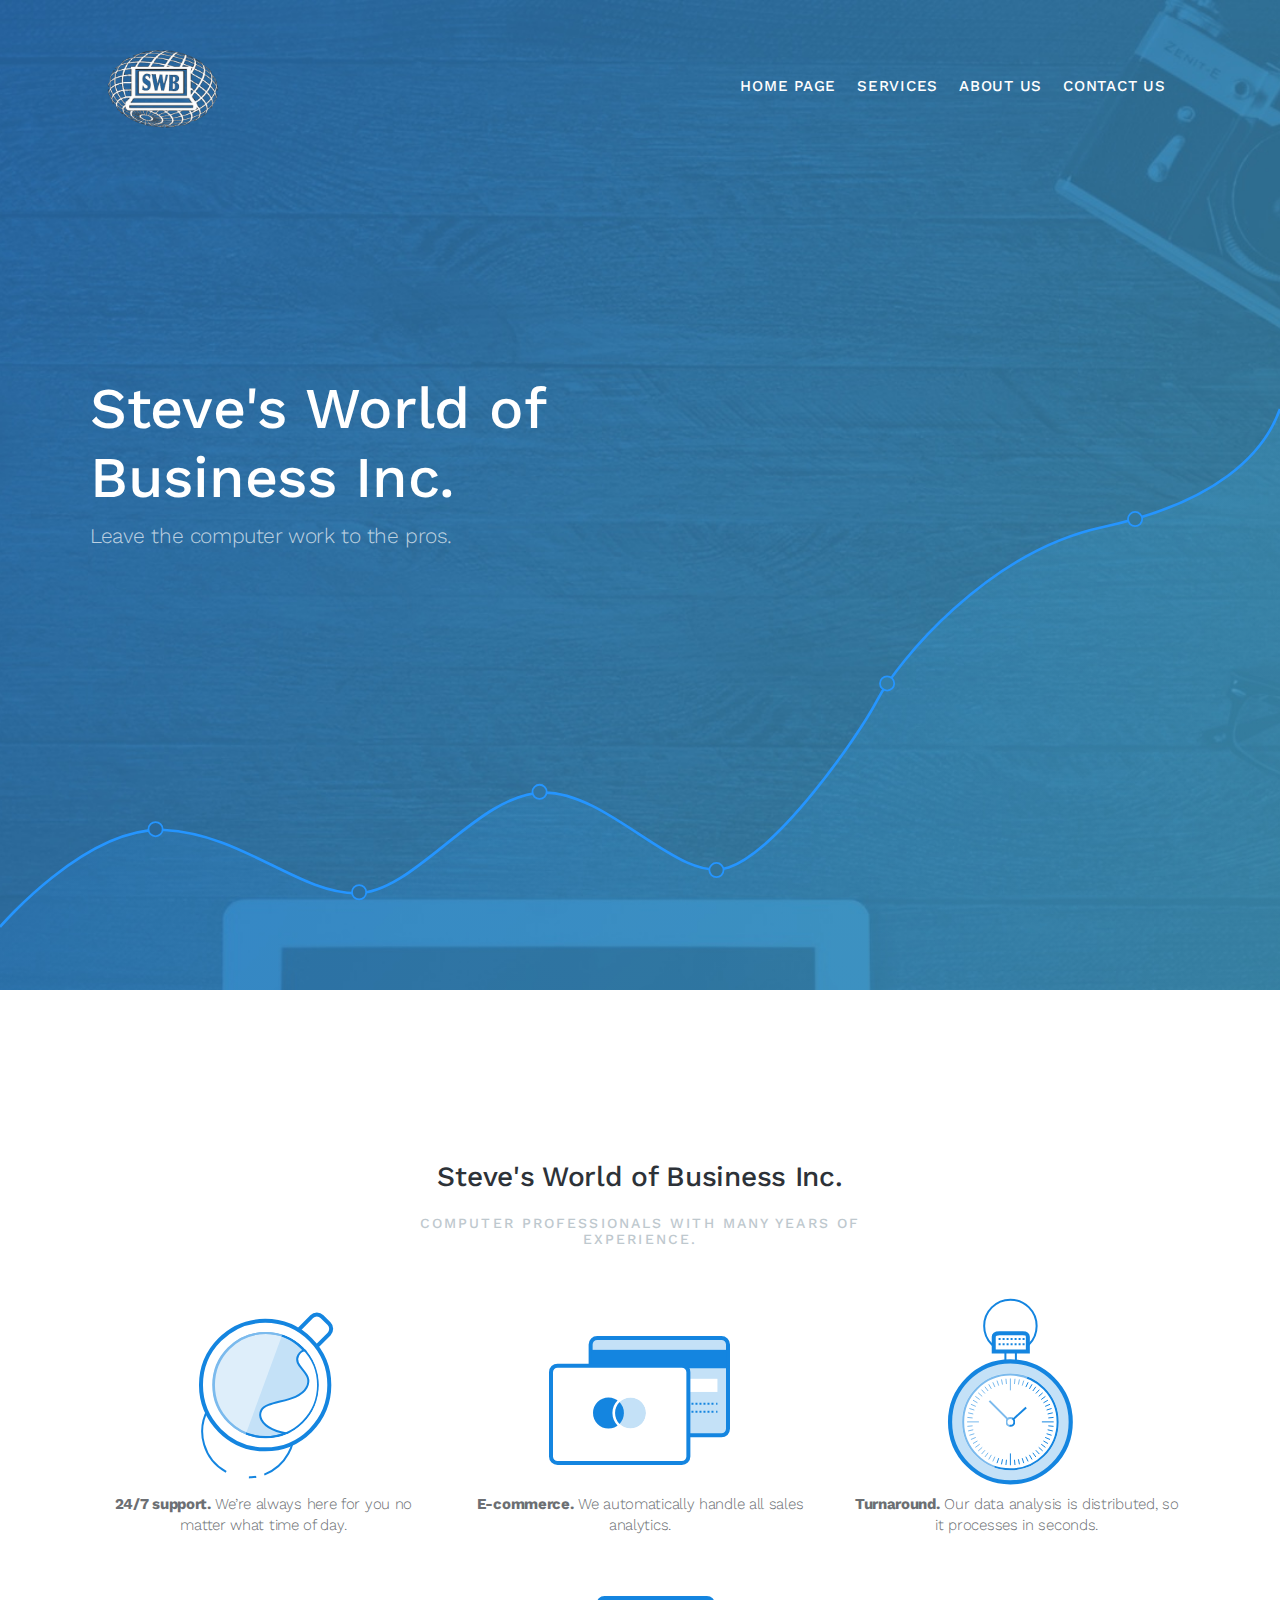
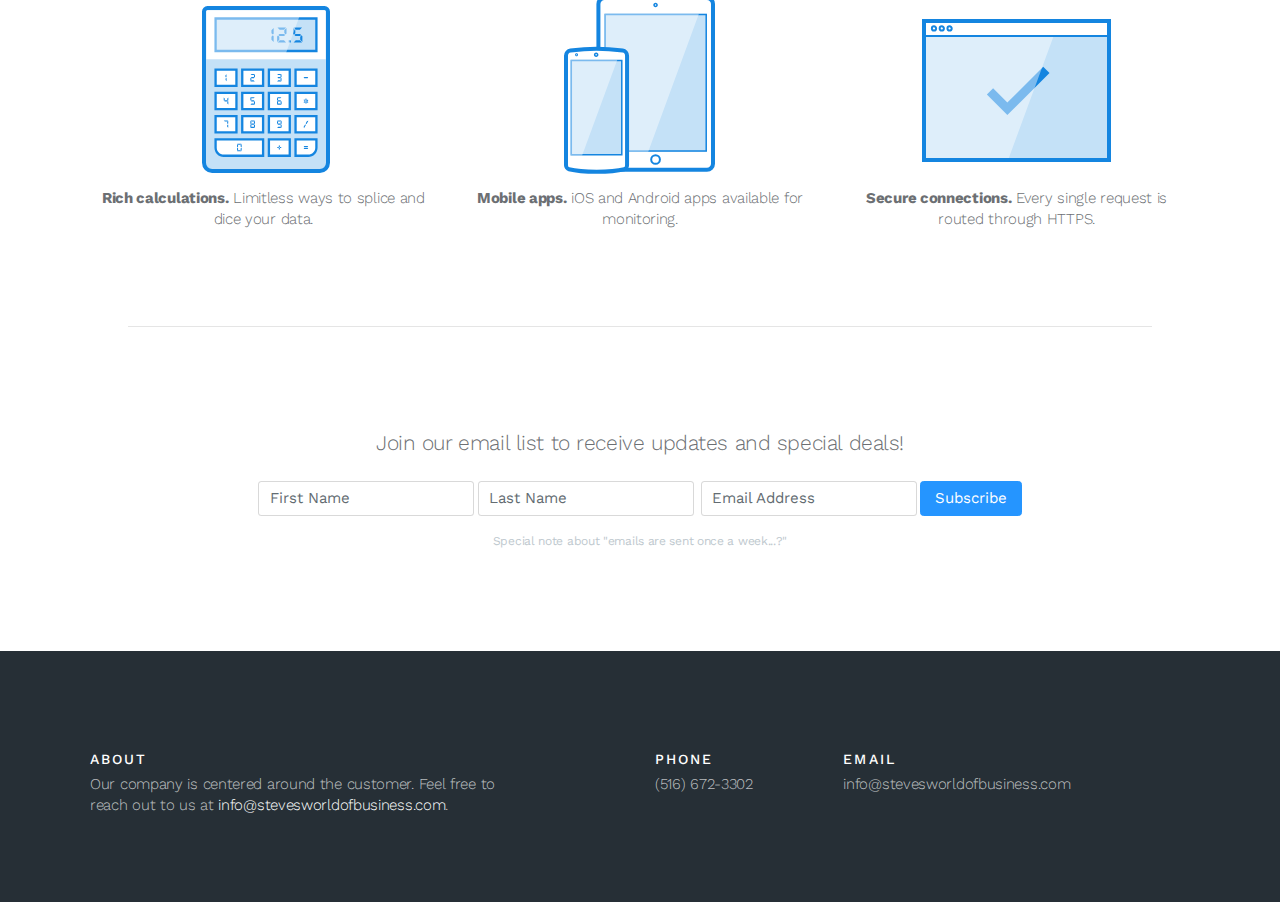
<file: index.html>
<!DOCTYPE html>
<html lang="en">
    <head>
        <meta charset="utf-8">
        <meta http-equiv="X-UA-Compatible" content="IE=edge">
        <meta name="viewport" content="width=device-width, initial-scale=1">
        <meta name="description" content="">
        <meta name="keywords" content="">
        <meta name="author" content="">

        <title>

            Steve's World of Business Inc.


        </title>


        <link href='https://fonts.googleapis.com/css?family=Lora:400,400italic|Work+Sans:300,400,500,600' rel='stylesheet' type='text/css'>
        <link href="assets/css/toolkit-startup.css" rel="stylesheet">
        <link href="assets/css/application-startup.css" rel="stylesheet">




        <style>
            /* note: this is a hack for ios iframe for bootstrap themes shopify page */
            /* this chunk of css is not part of the toolkit :) */
            /* …curses ios, etc… */
            @media (max-width: 768px) and (-webkit-min-device-pixel-ratio: 2) {
                body {
                    width: 1px;
                    min-width: 100%;
                    *width: 100%;
                }
                #stage {
                    height: 1px;
                    overflow: auto;
                    min-height: 100vh;
                    -webkit-overflow-scrolling: touch;
                }
            }
        </style>
    </head>
    <body>




        <div class="stage-shelf stage-shelf-right hidden" id="sidebar">
            <ul class="nav nav-bordered nav-stacked flex-column">
                <li class="nav-item">
                    <a class="nav-link active" href="index.html">Home Page</a>
                </li>
                <li class="nav-item">
                    <a class="nav-link" href="services/index.html">Services</a>
                </li>
                <li class="nav-item">
                    <a class="nav-link" href="about/index.html">About Us</a>
                </li>
                <li class="nav-item">
                    <a class="nav-link" href="contact/index.html">Contact Us</a>
                </li>
            </ul>
        </div>

        <div class="stage" id="stage">

            <!--


<div class="container py-4 fixed-top app-navbar">
<nav class="navbar navbar-light navbar-padded navbar-toggleable-sm">
<button
class="navbar-toggler navbar-toggler-right hidden-md-up"
type="button"
data-target="#stage"
data-toggle="stage"
data-distance="-250">
<span class="navbar-toggler-icon"></span>
</button>

<a class="navbar-brand mr-auto" href="#">
<strong style="background: #fff; padding: 12px; border-radius: 4px; color: #28669F;">Steve's World of Business Inc.</strong>
</a>

<div class="hidden-sm-down text-uppercase">
<ul class="navbar-nav">
<li class="nav-item px-1 ">
<a class="nav-link" href="#">Home Page</a>
</li>
<li class="nav-item px-1 ">
<a class="nav-link" href="services/index.html">Services</a>
</li>
<li class="nav-item px-1 ">
<a class="nav-link" href="about/index.html">About Us</a>
</li>
<li class="nav-item px-1 ">
<a class="nav-link" href="contact/index.html">Contact Us</a>
</li>
<li class="nav-item px-1 ">
<a class="nav-link" href="email-list/index.html">Email List</a>
</li>
</ul>
</div>
</nav>
</div>
-->



            <div class="block block-inverse block-fill-height app-header"
                 style="background-image: url(assets/img/startup-1.jpg);">

                <div class="container py-4 fixed-top app-navbar">
                    <nav class="navbar navbar-transparent navbar-padded navbar-toggleable-sm">
                        <button
                                class="navbar-toggler navbar-toggler-right hidden-md-up"
                                type="button"
                                data-target="#stage"
                                data-toggle="stage"
                                data-distance="-250">
                            <span class="navbar-toggler-icon"></span>
                        </button>

<!--
                        <a class="navbar-brand mr-auto" href="">
                            <strong style="background: #fff; padding: 12px; border-radius: 4px; color: #28669F;">Steve's World Of Business, Inc.</strong>
                        </a>
                        
-->
                        <a class="navbar-brand mr-auto" href="">
                            <img src="assets/img/logo3.png" height="82">
                        </a>
                        
                        
                        

                        <div class="hidden-sm-down text-uppercase">
                            <ul class="navbar-nav">
                                <li class="nav-item px-1 ">
                                    <a class="nav-link" href="#">Home Page</a>
                                </li>
                                <li class="nav-item px-1 ">
                                    <a class="nav-link" href="services/index.html">Services</a>
                                </li>
                                <li class="nav-item px-1 ">
                                    <a class="nav-link" href="about/index.html">About Us</a>
                                </li>
                                <li class="nav-item px-1 ">
                                    <a class="nav-link" href="contact/index.html">Contact Us</a>
                                </li>
                            </ul>
                        </div>
                    </nav>
                </div>


                <img class="app-graph"  src="assets/img/startup-0.svg">

                <div class="block-xs-middle pb-5">
                    <div class="container">
                        <div class="row">
                            <div class="col-sm-10 col-lg-6">
                                <h1 class="block-titleData frequency" style="font-size: 57.5px; line-height: 1.2;">Steve's World of Business Inc.</h1>
                                <p class="lead mb-4 text-muted">Leave the computer work to the pros.</p>
                            </div>
                        </div>
                    </div>
                </div>
            </div>
            <div class="block block-secondary app-block-marketing-grid">



                <div class="container text-xs-center"  style="padding-top: 70px;">

                    <div class="row mb-5">
                        <div class="col-xs-10 offset-xs-1 col-sm-8 offset-sm-2 col-lg-6 offset-lg-3">

                            <h3  class="mb-4">Steve's World of Business Inc.</h3>
                            <h6 class="text-muted text-uppercase mb-2">Computer professionals with many years of experience.</h6>
                        </div>
                    </div>

                    <div class="row app-marketing-grid">
                        <div class="col-md-4 px-4 mb-5">
                            <img class="mb-1" src="assets/img/startup-9.svg">
                            <p><strong>24/7 support.</strong> We’re always here for you no matter what time of day.</p>
                        </div>
                        <div class="col-md-4 px-4 mb-5">
                            <img class="mb-1" src="assets/img/startup-10.svg">
                            <p><strong>E-commerce.</strong> We automatically handle all sales analytics.</p>
                        </div>
                        <div class="col-md-4 px-4 mb-5">
                            <img class="mb-1" src="assets/img/startup-11.svg">
                            <p><strong>Turnaround.</strong> Our data analysis is distributed, so it processes in seconds.</p>
                        </div>
                    </div>

                    <div class="row app-marketing-grid">
                        <div class="col-md-4 px-4 mb-5">
                            <img class="mb-1" src="assets/img/startup-12.svg">
                            <p><strong>Rich calculations.</strong> Limitless ways to splice and dice your data.</p>
                        </div>
                        <div class="col-md-4 px-4 mb-5">
                            <img class="mb-1" src="assets/img/startup-13.svg">
                            <p><strong>Mobile apps.</strong> iOS and Android apps available for monitoring.</p>
                        </div>
                        <div class="col-md-4 px-4 mb-5">
                            <img class="mb-1" src="assets/img/startup-14.svg">
                            <p><strong>Secure connections.</strong> Every single request is routed through HTTPS.</p>
                        </div>
                    </div>
                </div>
            </div>

            <div class="block block-bordered-lg text-center">
                <div class="container-fluid">
                    <p class="lead mb-4">
                        Join our email list to receive updates and special deals!
                    </p>
                    <form class="form-inline d-flex justify-content-center">
                        <input class="form-control mb-3" placeholder="First Name">
                        <input class="form-control mb-3 mx-1" placeholder="Last Name">
                        <input class="form-control mb-3 mx-1" type="email" placeholder="Email Address">
                        <button class="btn btn-primary mb-3">Subscribe</button>
                    </form>
                    <small class="text-muted">
                        Special note about "emails are sent once a week...?"
                    </small>
                </div>
            </div>


            <div class="block block-inverse app-footer" style="padding-bottom: 30px;">
                <div class="container">
                    <div class="row">
                        <div class="col-md-5 mb-5">
                            <ul class="list-unstyled list-spaced">
                                <li class="mb-2"><h6 class="text-uppercase">About</h6></li>
                                <li class="text-muted">
                                    Our company is centered around the customer. Feel free to reach out to us at <a href="mailto: temporary@notarealemailaddress.com">info@stevesworldofbusiness.com</a>.
                                </li>
                            </ul>
                        </div>
                        <div class="col-md-2 offset-md-1 mb-5">
                            <ul class="list-unstyled list-spaced">
                                <li class="mb-2"><h6 class="text-uppercase">Phone</h6></li>
                                <li class="text-muted">(516) 672-3302</li>
                            </ul>
                        </div>
                        <div class="col-md-4 mb-5">
                            <ul class="list-unstyled list-spaced">
                                <li class="mb-2"><h6 class="text-uppercase">Email</h6></li>
                                <li class="text-muted">info@stevesworldofbusiness.com</li>
                            </ul>
                        </div>
                    </div>
                </div>
            </div>

        </div>


        <script src="assets/js/jquery.min.js"></script>
        <script src="assets/js/tether.min.js"></script>
        <script src="assets/js/toolkit.js"></script>
        <script src="assets/js/application.js"></script>
    </body>
</html>
</file>
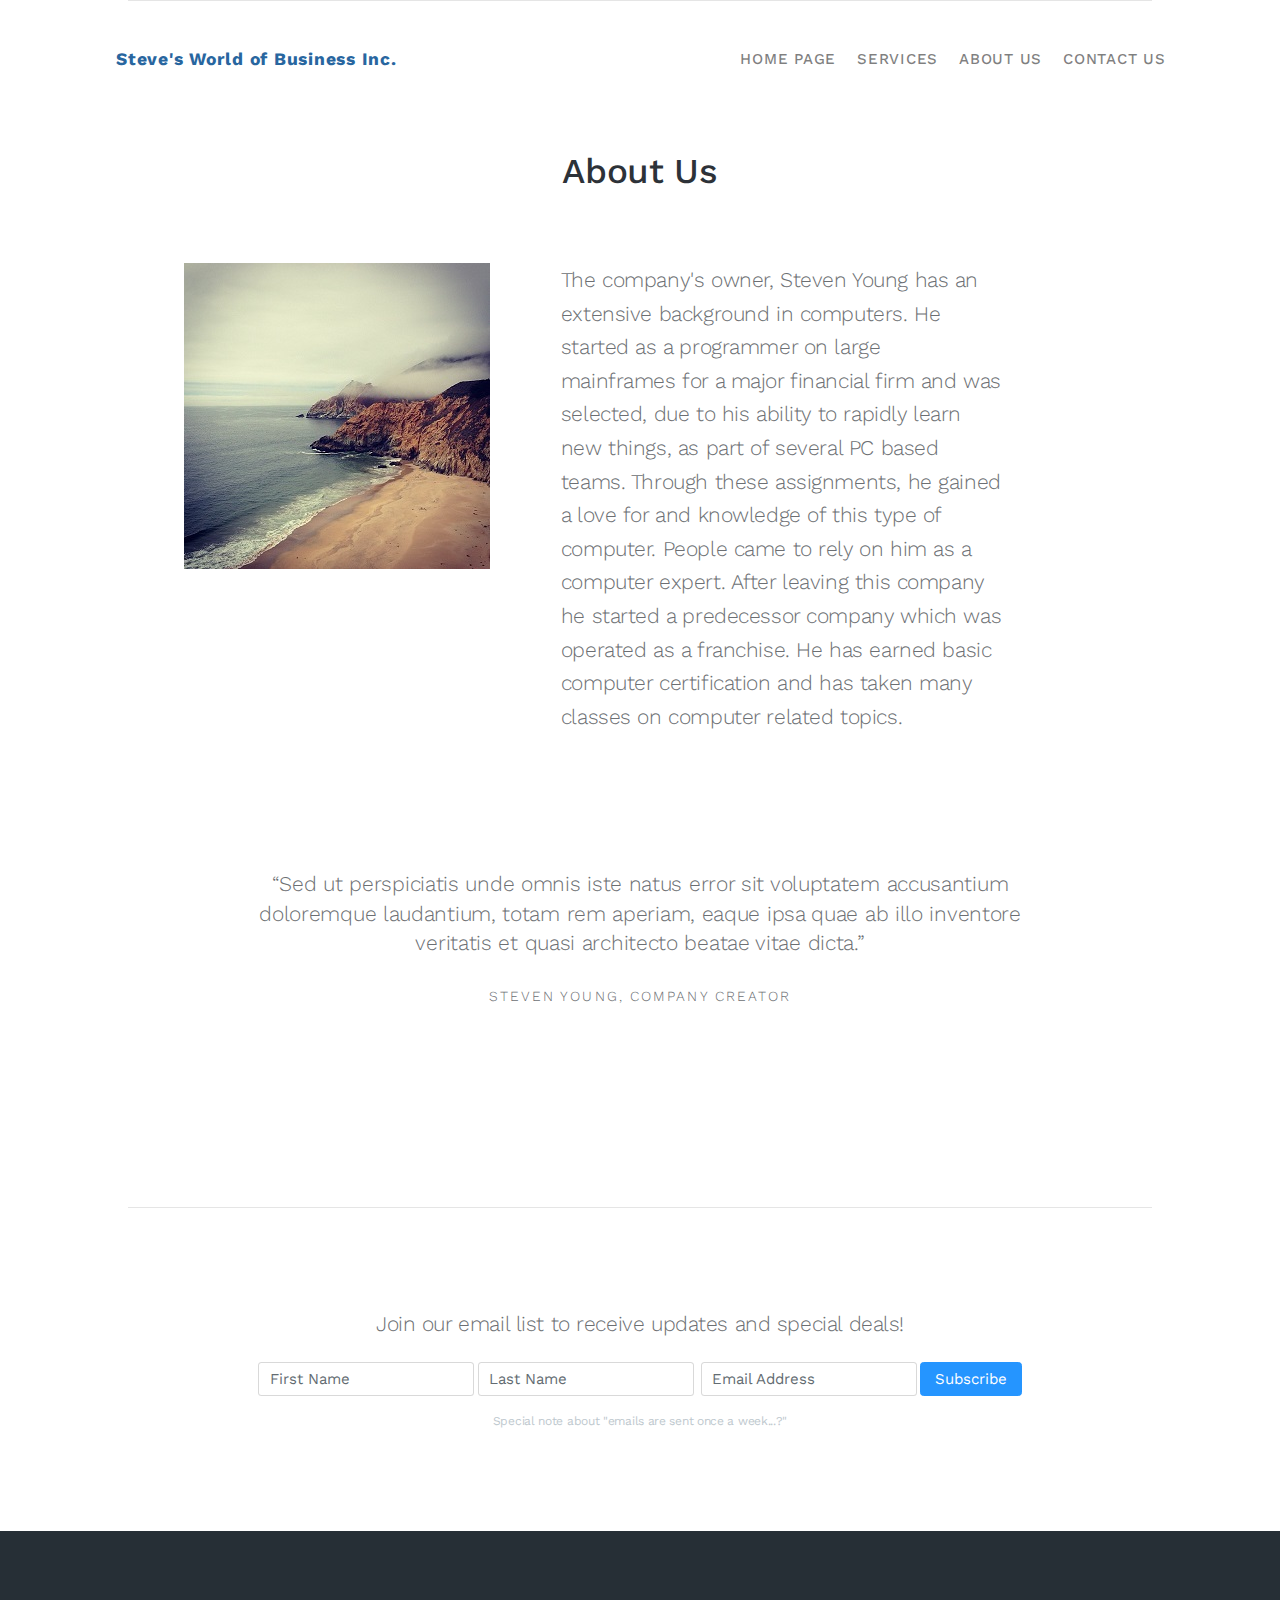
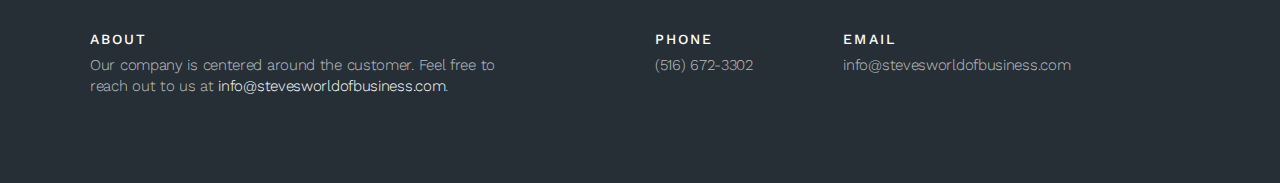
<file: about/index.html>
<!DOCTYPE html>
<html lang="en">
    <head>
        <meta charset="utf-8">
        <meta http-equiv="X-UA-Compatible" content="IE=edge">
        <meta name="viewport" content="width=device-width, initial-scale=1">
        <meta name="description" content="">
        <meta name="keywords" content="">
        <meta name="author" content="">

        <title>

            Steve's World of Business Inc.

        </title>


        <link href='https://fonts.googleapis.com/css?family=Lora:400,400italic|Work+Sans:300,400,500,600' rel='stylesheet' type='text/css'>
        <link href="../assets/css/toolkit-startup.css" rel="stylesheet">
        <link href="../assets/css/application-startup.css" rel="stylesheet">

        <style>
            /* note: this is a hack for ios iframe for bootstrap themes shopify page */
            /* this chunk of css is not part of the toolkit :) */
            /* …curses ios, etc… */
            @media (max-width: 768px) and (-webkit-min-device-pixel-ratio: 2) {
                body {
                    width: 1px;
                    min-width: 100%;
                    *width: 100%;
                }
                #stage {
                    height: 1px;
                    overflow: auto;
                    min-height: 100vh;
                    -webkit-overflow-scrolling: touch;
                }
            }
        </style>
    </head>
    <body>



        <div class="stage-shelf stage-shelf-right hidden" id="sidebar">
            <ul class="nav nav-bordered nav-stacked flex-column">
                <li class="nav-item">
                    <a class="nav-link active" href="../index.html">Home Page</a>
                </li>
                <li class="nav-item">
                    <a class="nav-link" href="../services/index.html">Services</a>
                </li>
                <li class="nav-item">
                    <a class="nav-link" href="../about/index.html">About Us</a>
                </li>
                <li class="nav-item">
                    <a class="nav-link" href="../contact/index.html">Contact Us</a>
                </li>
            </ul>
        </div>

        <div class="stage" id="stage">

            <!--            <div class="block block-secondary app-block-marketing-grid">-->

            <div class="container py-4 fixed-top app-navbar">
                <nav class="navbar navbar-light navbar-padded navbar-toggleable-sm">
                    <button
                            class="navbar-toggler navbar-toggler-right hidden-md-up"
                            type="button"
                            data-target="#stage"
                            data-toggle="stage"
                            data-distance="-250">
                        <span class="navbar-toggler-icon"></span>
                    </button>

                    <a class="navbar-brand mr-auto" href="">
                        <strong style="background: #fff; padding: 12px; border-radius: 4px; color: #28669F;">Steve's World of Business Inc.</strong>
                    </a>

                    <div class="hidden-sm-down text-uppercase">
                        <ul class="navbar-nav">
                            <li class="nav-item px-1 ">
                                <a class="nav-link" href="../index.html">Home Page</a>
                            </li>
                            <li class="nav-item px-1 ">
                                <a class="nav-link" href="../services/index.html">Services</a>
                            </li>
                            <li class="nav-item px-1 ">
                                <a class="nav-link" href="../about/index.html">About Us</a>
                            </li>
                            <li class="nav-item px-1 ">
                                <a class="nav-link" href="../contact/index.html">Contact US</a>
                            </li>
                        </ul>
                    </div>
                </nav>
            </div>









            <div class="block block-bordered-lg" style="padding-top: 150px;">
                <div class="container">
                    <div class="text-xs-center">
                        <div class="col-xs-10 offset-xs-1 col-sm-8 offset-sm-2 col-lg-6 offset-lg-3">
                            <h1  class="mb-4">About Us</h1>
                        </div>
                    </div>
                    
                    
                    <div class="row" style="padding-top: 50px;">
                            <div class="col-md-3 offset-md-1 mb-5 col-sm-12">
                                 <img src="../assets/img/instagram_5.jpg">
                            </div>
                            <div class="col-md-5 offset-md-1 mb-5 col-sm-10 offset-sm-1">
                            <p class="lead mx-auto">The company's owner, Steven Young has an extensive background in computers. He started as a programmer on large mainframes for a major financial firm and was selected, due to his ability to rapidly learn new things, as part of several PC based teams. Through these assignments, he gained a love for and knowledge of this type of computer. People came to rely on him as a computer expert. After leaving this company he started a predecessor company which was operated as a franchise. He has earned basic computer certification and has taken many classes on computer related topics.</p>
                            </div>
                    </div>

                    <div class="block" style="padding-top: 50px;">
                        <div class="container text-center app-translate-15" data-transition="entrance">
                            <blockquote class="pull-quote">
                                <p>
                                    “Sed ut perspiciatis unde omnis iste natus error sit voluptatem accusantium doloremque laudantium, totam rem aperiam, eaque ipsa quae ab illo inventore veritatis et quasi architecto beatae vitae dicta.”
                                </p>
                                <cite>Steven Young, Company Creator</cite>
                            </blockquote>
                        </div>
                    </div>


                </div>
            </div>

            <div class="block block-bordered-lg text-center">
                <div class="container-fluid">
                    <p class="lead mb-4">
                        Join our email list to receive updates and special deals!
                    </p>
                    <form class="form-inline d-flex justify-content-center">
                        <input class="form-control mb-3" placeholder="First Name">
                        <input class="form-control mb-3 mx-1" placeholder="Last Name">
                        <input class="form-control mb-3 mx-1" type="email" placeholder="Email Address">
                        <button class="btn btn-primary mb-3">Subscribe</button>
                    </form>
                    <small class="text-muted">
                        Special note about "emails are sent once a week...?"
                    </small>
                </div>
            </div>



            <div class="block block-inverse app-footer" style="padding-bottom: 30px;">
                <div class="container">
                    <div class="row">
                        <div class="col-md-5 mb-5">
                            <ul class="list-unstyled list-spaced">
                                <li class="mb-2"><h6 class="text-uppercase">About</h6></li>
                                <li class="text-muted">
                                    Our company is centered around the customer. Feel free to reach out to us at <a href="mailto: temporary@notarealemailaddress.com">info@stevesworldofbusiness.com</a>.
                                </li>
                            </ul>
                        </div>
                        <div class="col-md-2 offset-md-1 mb-5">
                            <ul class="list-unstyled list-spaced">
                                <li class="mb-2"><h6 class="text-uppercase">Phone</h6></li>
                                <li class="text-muted">(516) 672-3302</li>
                            </ul>
                        </div>
                        <div class="col-md-4 mb-5">
                            <ul class="list-unstyled list-spaced">
                                <li class="mb-2"><h6 class="text-uppercase">Email</h6></li>
                                <li class="text-muted">info@stevesworldofbusiness.com</li>
                            </ul>
                        </div>
                    </div>
                </div>
            </div>

        </div>


        <script src="../assets/js/jquery.min.js"></script>
        <script src="../assets/js/tether.min.js"></script>
        <script src="../assets/js/toolkit.js"></script>
        <script src="../assets/js/application.js"></script>
    </body>
</html>
</file>
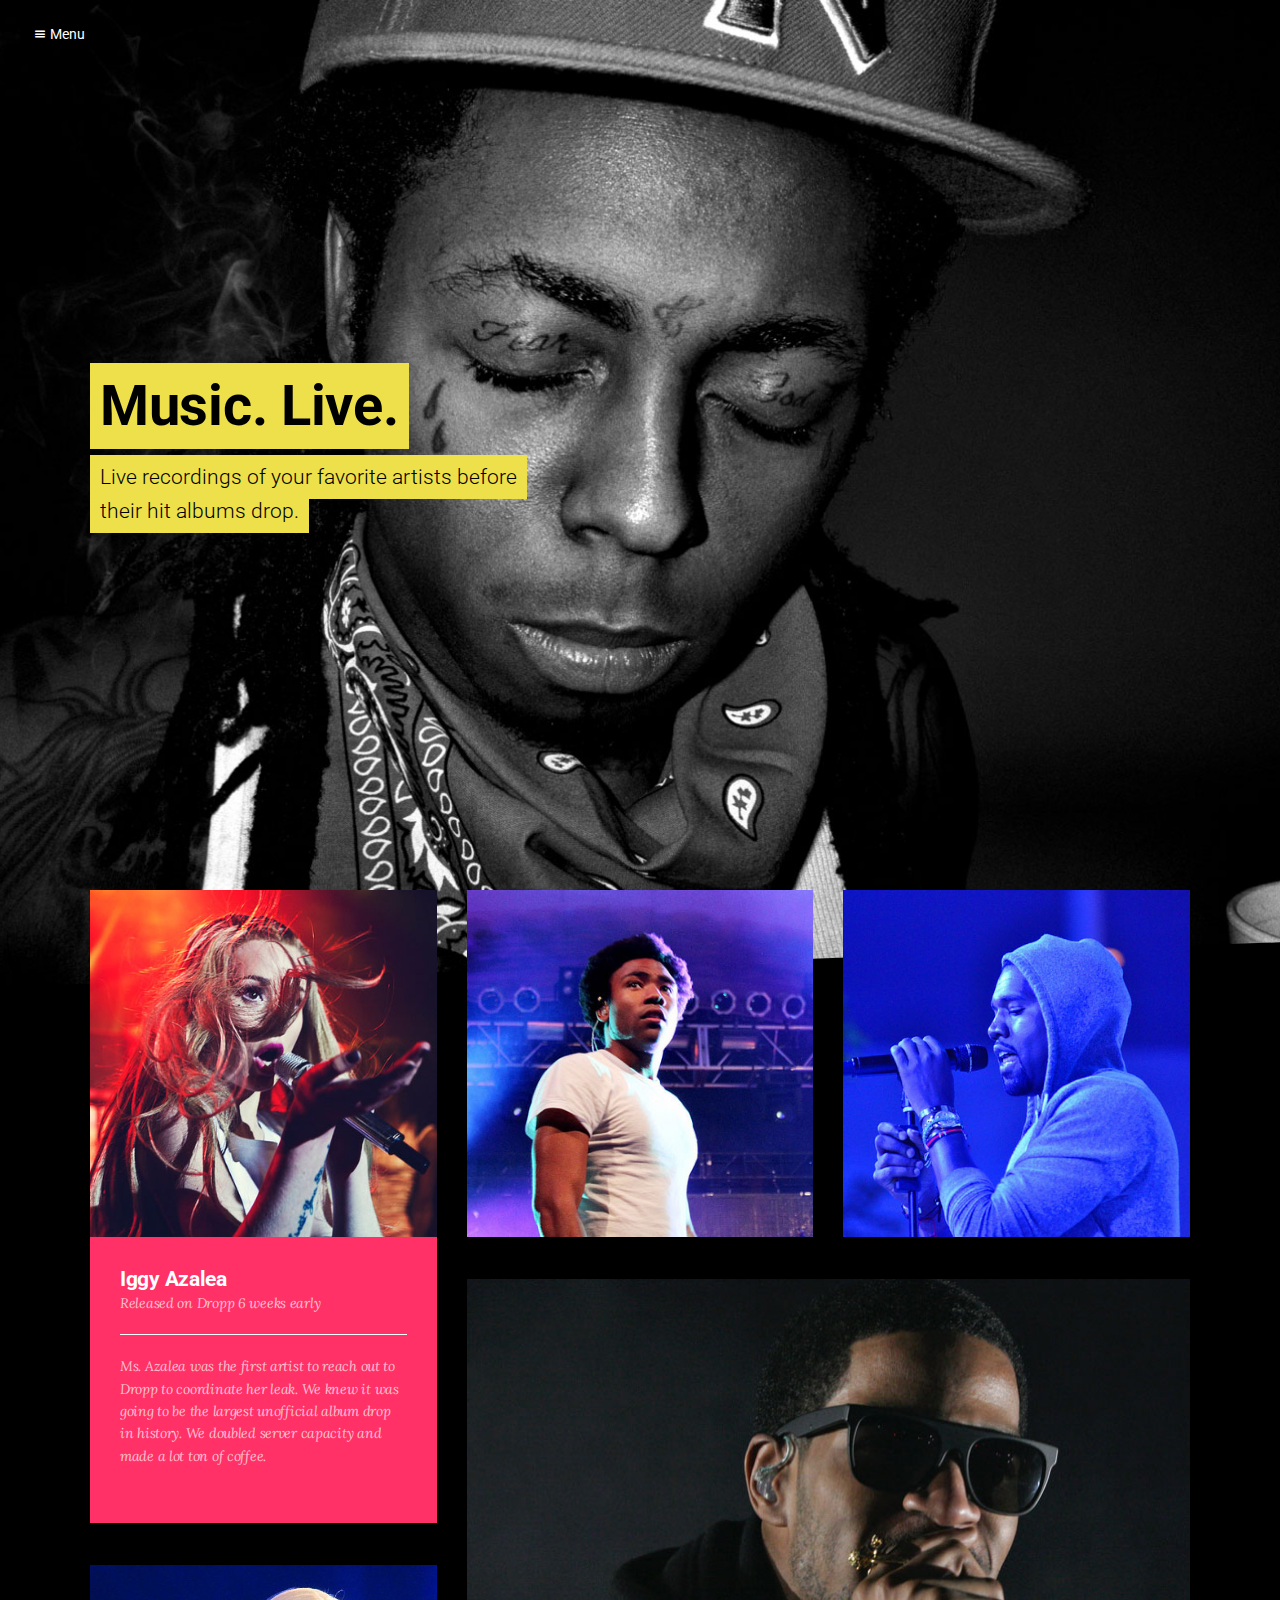
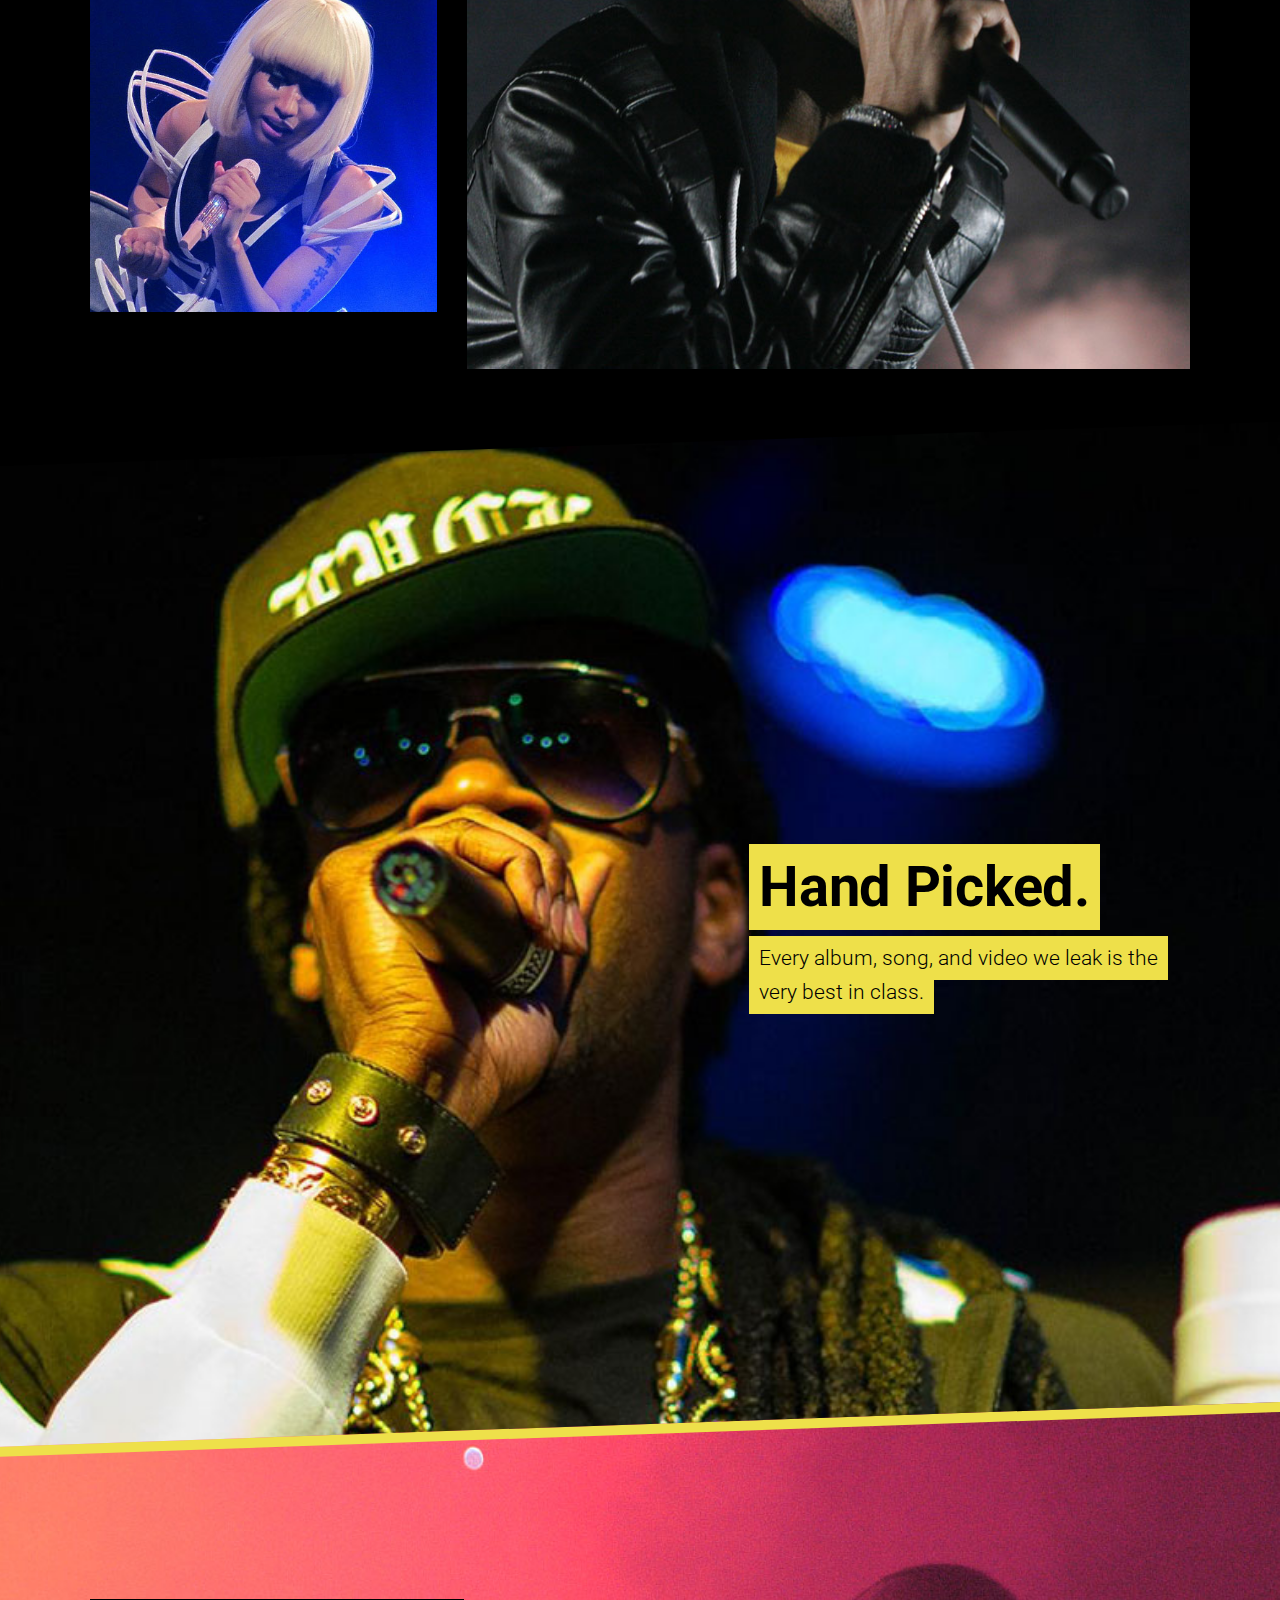
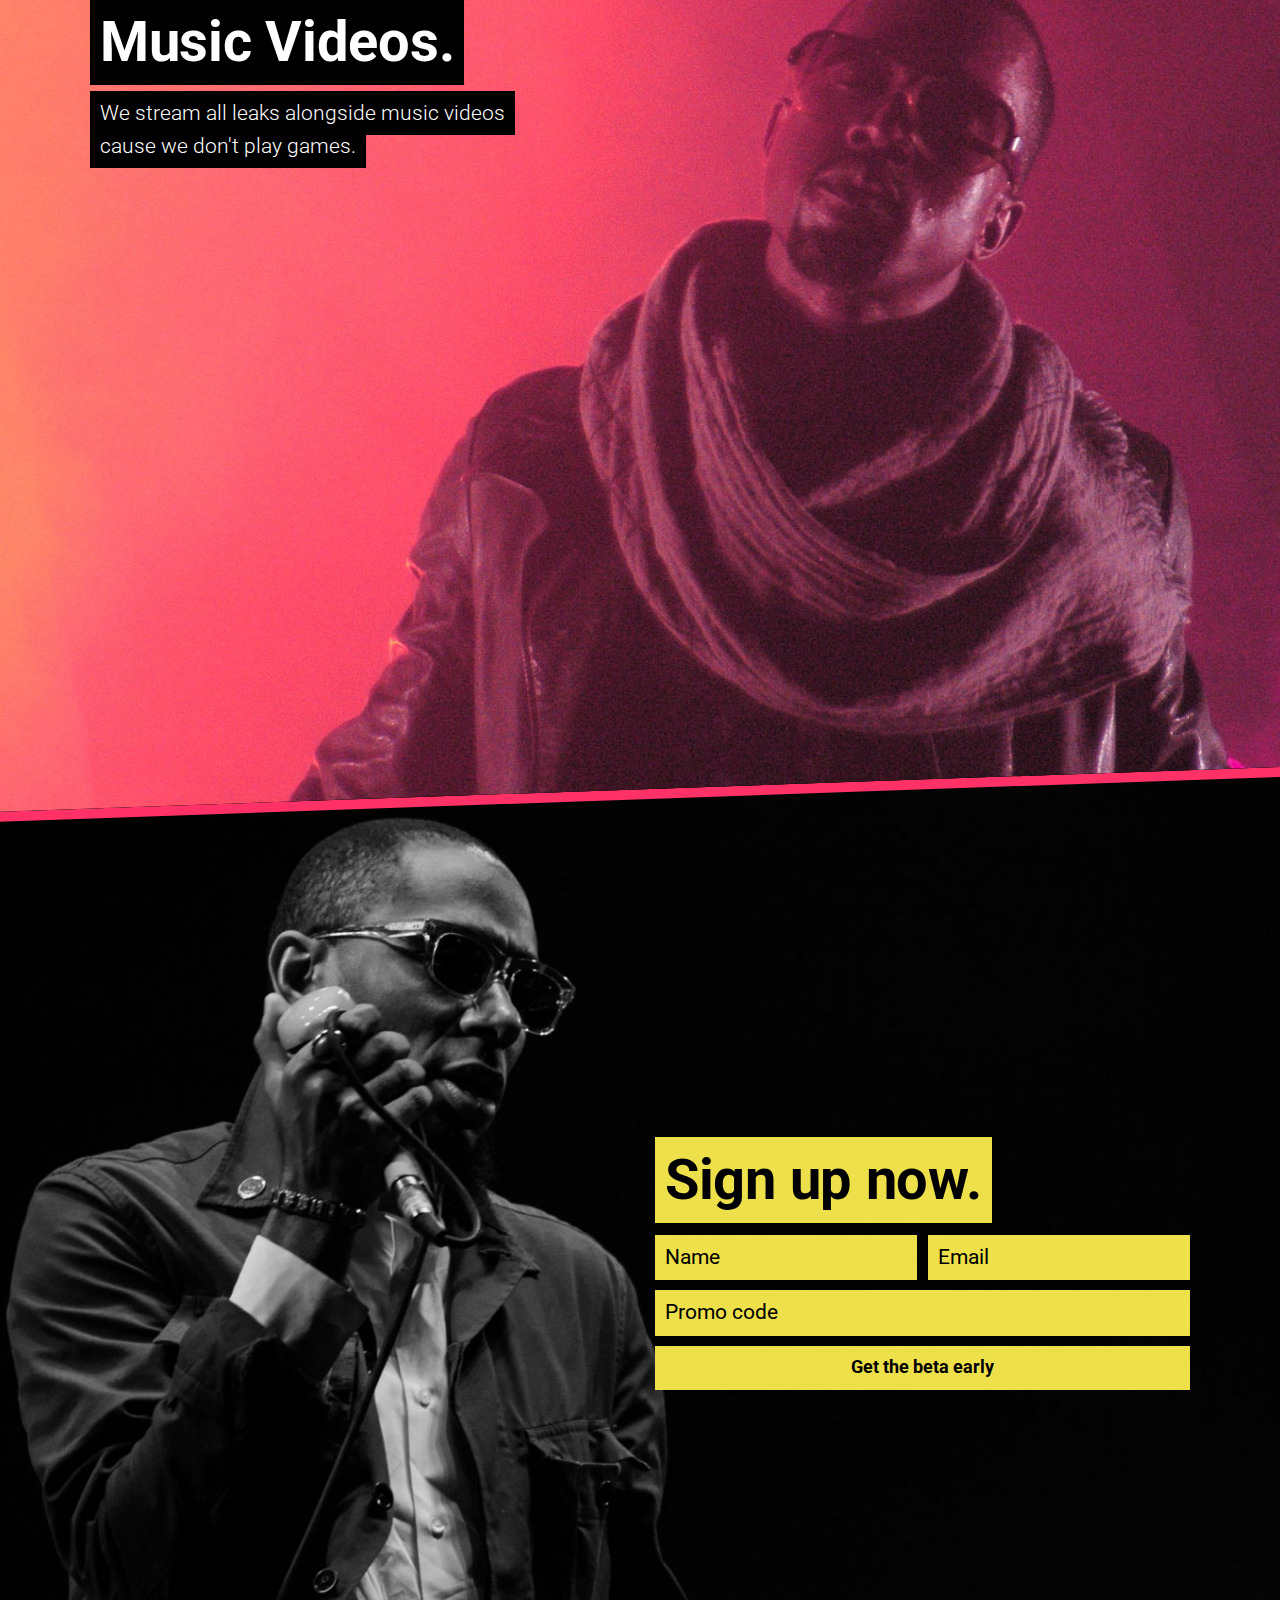
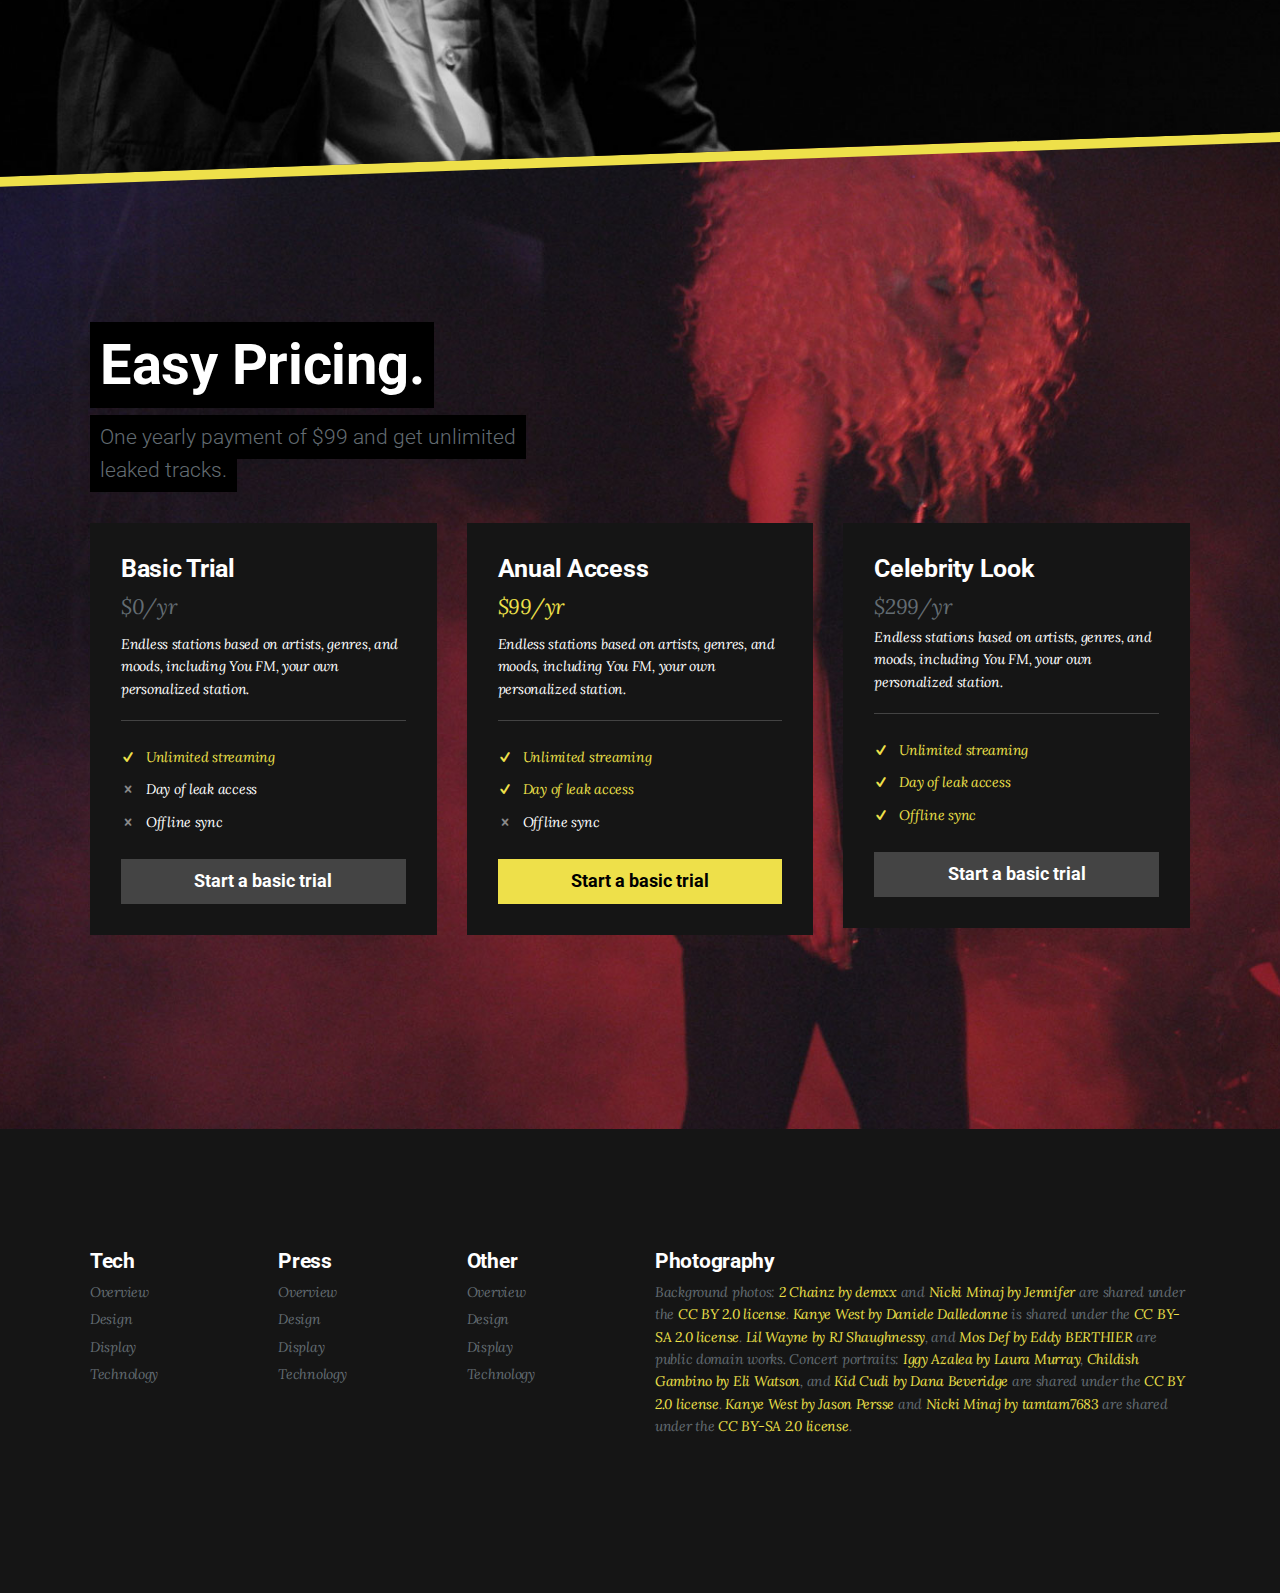
<file: bold/index.html>
<!DOCTYPE html>
<html lang="en">
  <head>
    <meta charset="utf-8">
    <meta http-equiv="X-UA-Compatible" content="IE=edge">
    <meta name="viewport" content="width=device-width, initial-scale=1">
    <meta name="description" content="">
    <meta name="keywords" content="">
    <meta name="author" content="">

    <title>
      
        Bold &middot; 
      
    </title>

    
      <link href="http://fonts.googleapis.com/css?family=Lora:400,400italic|Roboto:100,300,400,700" rel="stylesheet">
      <link href="../assets/css/toolkit-bold.css" rel="stylesheet">
      <link href="../assets/css/application-bold.css" rel="stylesheet">
    

    

    <style>
      /* note: this is a hack for ios iframe for bootstrap themes shopify page */
      /* this chunk of css is not part of the toolkit :) */
      /* …curses ios, etc… */
      @media (max-width: 768px) and (-webkit-min-device-pixel-ratio: 2) {
        body {
          width: 1px;
          min-width: 100%;
          *width: 100%;
        }
        #stage {
          height: 1px;
          overflow: auto;
          min-height: 100vh;
          -webkit-overflow-scrolling: touch;
        }
      }
    </style>
  </head>


<body>
  



<div class="stage-shelf hidden" id="sidebar">
  <ul class="nav nav-bordered nav-stacked flex-column">
    <li class="nav-header"><small>Examples</small></li>
    <li class="nav-item">
      <a class="nav-link active" href="../bold/index.html">Bold</a>
    </li>
    <li class="nav-item">
      <a class="nav-link" href="../index.html">Startup</a>
    </li>
    <li class="nav-item">
      <a class="nav-link" href="../minimal/index.html">Minimal</a>
    </li>

    <li class="nav-divider"></li>

    <li class="nav-header"><small>Sections</small></li>

    <li class="nav-item">
      <a class="nav-link" href="#grid" data-target="#stage" data-toggle="stage">Grid</a>
    </li>
    <li class="nav-item">
      <a class="nav-link" href="#chainz" data-target="#stage" data-toggle="stage">2 Chainz</a>
    </li>
    <li class="nav-item">
      <a class="nav-link" href="#pricing" data-target="#stage" data-toggle="stage">Pricing</a>
    </li>
    <li class="nav-item">
      <a class="nav-link" href="#footer" data-target="#stage" data-toggle="stage">About</a>
    </li>

    <li class="nav-divider"></li>

    <li class="nav-header"><small>Docs</small></li>

    <li class="nav-item">
      <a class="nav-link" href="../docs/index.html">Theme</a>
    </li>
    <li class="nav-item">
      <a class="nav-link" href="http://getbootstrap.com">Bootstrap</a>
    </li>

  </ul>
</div>


<div class="stage" id="stage">

  <div class="block block-fill-height app-block-wayne"
       style="background-image: url(../assets/img/lilwayne.jpg)">

    <button class="btn btn-link stage-toggle" data-target="#stage" data-toggle="stage">
      <span class="icon icon-menu stage-toggle-icon"></span>
      Menu
    </button>

    <div class="block-sm-middle block-xs-bottom">
      <div class="container">
        <div class="row">
          <div class="col-lg-5">
            <h1 class="block-title mb-4">
              <span class="text-ribbon text-ribbon-primary">
                <span>Music. Live.</span>
              </span>
            </h1>
            <p class="lead mt-1">
              <span class="text-ribbon text-ribbon-primary">
                <span>
                  Live recordings of your favorite artists before their hit albums drop.
                </span>
              </span>
            </p>
          </div>
        </div>
      </div>
    </div>
  </div>


  <div class="block block-inverse block-transparent py-0 app-block-grid">

    <div class="block-bg-clip">
      <div class="block-bg">
        <div class="block-bg-img"></div>
      </div>
    </div>

    <div class="container" id="grid">
      <div class="row">
        <div class="col-lg-4 col-md-6">
          <div class="row mb-3 mb-md-5">
            <div class="col-lg-12">
              <div class="card card-bold card-danger mb-0 app-box-shadow">
                <img src="../assets/img/azalea.jpg">
                <div class="card-block pb-5">
                  <h4 class="mb-0">Iggy Azalea</h4>
                  <p class="text-serif"><em>Released on Dropp 6 weeks early</em></p>
                  <hr>
                  <p class="text-serif"><em>Ms. Azalea was the first artist to reach out to Dropp to coordinate her leak. We knew it was going to be the largest unofficial album drop in history. We doubled server capacity and made a lot ton of coffee.</em></p>
                </div>
              </div>
            </div>
          </div>
          <div class="row hidden-md-down">
            <div class="col-lg-12">
              <img src="../assets/img/minaj.jpg">
           </div>
          </div>
        </div>
        <div class="col-lg-8 col-md-6">
          <div class="row">
            <div class="col-lg-6 mb-3 mb-md-5">
              <div class="app-box-shadow">
                <img src="../assets/img/childish.jpg">
              </div>
            </div>
            <div class="col-lg-6 mb-3 mb-md-5">
              <div class="app-box-shadow">
                <img src="../assets/img/yeezus.jpg">
              </div>
            </div>
          </div>
          <div class="row hidden-md-down">
            <div class="col-lg-12">
              <img src="../assets/img/cudi.jpg">
           </div>
          </div>
        </div>
      </div>
    </div>
  </div>

  <div class="block block-fill-height block-transparent block-angle app-block-chainz" id="chainz">

    <div class="block-bg-clip">
      <div class="block-bg">
        <div class="block-bg-img block-bg-img-top"
             style="background-image: url(../assets/img/2chainz.jpg)">
        </div>
      </div>
    </div>

    <div class="block-sm-middle block-xs-top">
      <div class="container">
        <div class="row">
          <div class="col-md-5 offset-sm-7">
            <h1 class="block-title mb-4">
              <span class="text-ribbon text-ribbon-primary">
                <span>Hand Picked.</span>
              </span>
            </h1>
            <p class="lead">
              <span class="text-ribbon text-ribbon-primary">
                <span>
                  Every album, song, and video we leak is the very best in class.
                </span>
              </span>
            </p>
          </div>
        </div>
      </div>
    </div>
  </div>

  <div class="block block-fill-height block-transparent block-inverse block-angle app-block-kanye">
    <div class="block-bg-clip">
      <div class="block-bg">
        <div class="block-bg-img block-bg-img-top"
             style="background-image: url(../assets/img/kanye.jpg)">
        </div>
      </div>
    </div>

    <div class="block-xs-middle">
      <div class="container">
        <div class="row">
          <div class="col-md-5">
            <h1 class="block-title mb-4">
              <span class="text-ribbon">
                <span>Music Videos.</span>
              </span>
            </h1>
            <p class="lead">
              <span class="text-ribbon">
                <span>
                  We stream all leaks alongside music videos cause we don't play games.
                </span>
              </span>
            </p>
          </div>
        </div>
        <div class="row mb-3">
          <div class="col-md-8">
            <div class="embed-responsive embed-responsive-16by9">
              <iframe width="682" height="384" src="https://www.youtube.com/embed/Bm5iA4Zupek?rel=0&amp;controls=0&amp;showinfo=0" frameborder="0" allowfullscreen></iframe>
            </div>
          </div>
        </div>
      </div>
    </div>
  </div>

  <div class="block block-transparent block-fill-height block-angle block-app-mosdef">
    <div class="block-bg-clip">
      <div class="block-bg">
        <div class="block-bg-img block-bg-img-top"
             style="background-image: url(../assets/img/mosdef.jpg)">
        </div>
      </div>
    </div>

    <div class="block-xs-middle">
      <div class="container">
        <div class="row">
          <div class="col-md-6 offset-md-6">
            <h1 class="block-title mb-4">
              <span class="text-ribbon text-ribbon-primary">
                <span>Sign up now.</span>
              </span>
            </h1>

            <div class="text-ribbon-inputs-split">
              <input type="text" class="h4 text-ribbon-input text-ribbon-primary" placeholder="Name">
              <input type="text" class="h4 text-ribbon-input text-ribbon-primary" placeholder="Email">
            </div>
            <input type="text" class="h4 text-ribbon-input text-ribbon-input-half text-ribbon-primary" placeholder="Promo code">
            <button type="button" class="btn btn-square btn-primary btn-lg btn-block">
              Get the beta early
            </button>
          </div>
        </div>
      </div>
    </div>
  </div>

  <div class="block block-fill-height block-inverse app-block-nicki"
       style="background-image: url(../assets/img/nicki.jpg)"
       id="pricing">
    <div class="block-xs-middle">
      <div class="container">
        <div class="row mb-4">
          <div class="col-lg-5">
            <h1 class="block-title mb-4">
              <span class="text-ribbon">
                <span>Easy Pricing.</span>
              </span></h1>
            <p class="lead">
              <span class="text-ribbon text-muted">
                <span>
                  One yearly payment of $99 and get unlimited leaked tracks.
                </span>
              </span>
            </p>
          </div>
        </div>
        <div class="row">
          <div class="col-lg-4">
            <div class="card">
              <div class="card-block">
                <h3 class="card-title">Basic Trial</h3>
                <h4 class="text-muted text-serif mt-0 mb-3">
                  <em>$0/yr</em>
                </h4>
                <p class="text-serif mb-1">
                  <em>
                    Endless stations based on artists, genres, and moods, including You FM, your own personalized station.
                  </em>
                </p>
                <hr>
                <ul class="iconlist text-serif mb-4">
                  <li class="active">
                    <span class="icon icon-check"></span>
                    <em>Unlimited streaming</em>
                  </li>
                  <li>
                    <span class="icon icon-cross"></span>
                    <em>Day of leak access</em>
                  </li>
                  <li>
                    <span class="icon icon-cross"></span>
                    <em>Offline sync</em>
                  </li>
                </ul>
                <button class="btn btn-secondary btn-square btn-block btn-lg">Start a basic trial</button>
              </div>
            </div>
          </div>
          <div class="col-lg-4">
            <div class="card accent-primary">
              <div class="card-block">
                <h3 class="card-title">Anual Access</h3>
                <h4 class="text-primary text-serif mt-0 mb-3">
                  <em>$99/yr</em>
                </h4>
                <p class="text-serif mb-1">
                  <em>
                    Endless stations based on artists, genres, and moods, including You FM, your own personalized station.
                  </em>
                </p>
                <hr>
                <ul class="iconlist text-serif mb-4">
                  <li class="active">
                    <span class="icon icon-check"></span>
                    <em>Unlimited streaming</em>
                  </li>
                  <li class="active">
                    <span class="icon icon-check"></span>
                    <em>Day of leak access</em>
                  </li>
                  <li>
                    <span class="icon icon-cross"></span>
                    <em>Offline sync</em>
                  </li>
                </ul>
                <button class="btn btn-primary btn-square btn-block btn-lg">Start a basic trial</button>
              </div>
            </div>
          </div>
          <div class="col-lg-4">
            <div class="card">
              <div class="card-block">
                <h3 class="card-title">Celebrity Look</h3>
                <h4 class="text-muted text-serif mt-0 mb-2">
                  <em>$299/yr</em>
                </h4>
                <p class="text-serif mb-1">
                  <em>
                    Endless stations based on artists, genres, and moods, including You FM, your own personalized station.
                  </em>
                <hr>
                <ul class="iconlist text-serif mb-4">
                  <li class="active">
                    <span class="icon icon-check"></span>
                    <em>Unlimited streaming</em>
                  </li>
                  <li class="active">
                    <span class="icon icon-check"></span>
                    <em>Day of leak access</em>
                  </li>
                  <li class="active">
                    <span class="icon icon-check"></span>
                    <em>Offline sync</em>
                  </li>
                </ul>
                <button class="btn btn-secondary btn-square btn-block btn-lg">Start a basic trial</button>
              </div>
            </div>
          </div>
        </div>
      </div>
    </div>
  </div>


  <div class="block block-inverse accent-primary" id="footer">
    <div class="container">
      <div class="row text-serif">
        <div class="col-md-2 mb-4">
          <ul class="list-unstyled list-spaced">
            <li><h4>Tech</h4></li>
            <li class="text-muted"><em>Overview</em></li>
            <li class="text-muted"><em>Design</em></li>
            <li class="text-muted"><em>Display</em></li>
            <li class="text-muted"><em>Technology</em></li>
          </ul>
        </div>
        <div class="col-md-2 mb-4">
          <ul class="list-unstyled list-spaced">
            <li><h4>Press</h4></li>
            <li class="text-muted"><em>Overview</em></li>
            <li class="text-muted"><em>Design</em></li>
            <li class="text-muted"><em>Display</em></li>
            <li class="text-muted"><em>Technology</em></li>
          </ul>
        </div>
        <div class="col-md-2 mb-4">
          <ul class="list-unstyled list-spaced">
            <li><h4>Other</h4></li>
            <li class="text-muted"><em>Overview</em></li>
            <li class="text-muted"><em>Design</em></li>
            <li class="text-muted"><em>Display</em></li>
            <li class="text-muted"><em>Technology</em></li>
          </ul>
        </div>
        <div class="col-md-6 mb-4">
          <ul class="list-unstyled list-spaced">
            <li><h4>Photography</h4></li>
            <li class="text-muted">
              <em>Background photos: <a href="https://www.flickr.com/photos/demxx/8702542709/">2 Chainz by demxx</a> and <a href="https://www.flickr.com/photos/carnivalridexx/6048218344/">Nicki Minaj by Jennifer</a> are shared under the <a href="https://creativecommons.org/licenses/by/2.0/">CC BY 2.0 license</a>. <a href="https://www.flickr.com/photos/ddalledo/2204168450/">Kanye West by Daniele Dalledonne</a> is shared under the <a href="https://creativecommons.org/licenses/by-sa/2.0/">CC BY-SA 2.0 license<a>. <a href="https://commons.wikimedia.org/wiki/Category:Lil_Wayne#/media/File:Lil_Wayne.jpg">Lil Wayne by RJ Shaughnessy</a>, and <a href="https://www.flickr.com/photos/didy_b/8150029917">Mos Def by Eddy BERTHIER</a> are public domain works. Concert portraits: <a href="https://www.flickr.com/photos/histrionicss/13951485730">Iggy Azalea by Laura Murray</a>, <a href="https://www.flickr.com/photos/32999928@N05/7213700394/">Childish Gambino by Eli Watson</a>, and <a href="https://www.flickr.com/photos/scissorfighter/5169715083/">Kid Cudi by Dana Beveridge</a> are shared under the <a href="https://creativecommons.org/licenses/by/2.0/">CC BY 2.0 license</a>.<a href="https://www.flickr.com/photos/jasonpersse/5710284405/"> Kanye West by Jason Persse</a> and <a href="https://www.flickr.com/photos/tamtam7683/5990345195">Nicki Minaj by tamtam7683</a> are shared under the <a href="https://creativecommons.org/licenses/by-sa/2.0/">CC BY-SA 2.0 license</a>.</em>
            </li>
          </ul>
        </div>
      </div>
    </div>
  </div>

</div>


    <script src="../assets/js/jquery.min.js"></script>
    <script src="../assets/js/tether.min.js"></script>
    <script src="../assets/js/toolkit.js"></script>
    <script src="../assets/js/application.js"></script>
  </body>
</html>
</file>
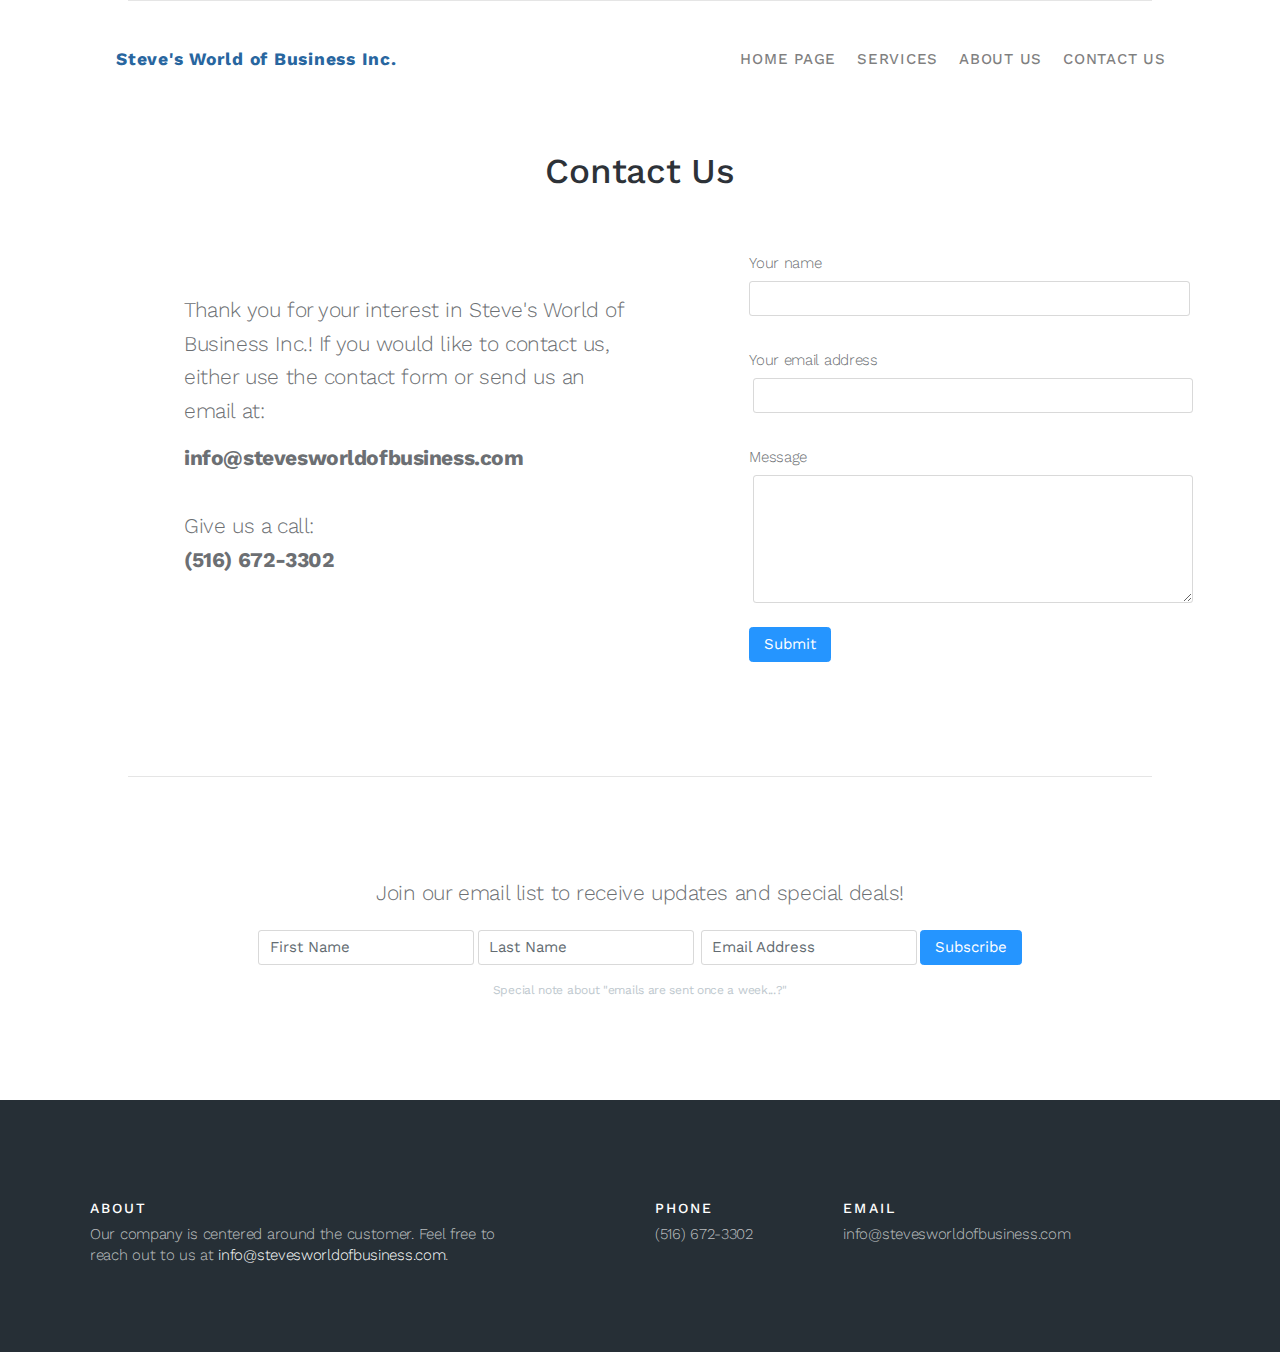
<file: contact/index.html>
<!DOCTYPE html>
<html lang="en">
    <head>
        <meta charset="utf-8">
        <meta http-equiv="X-UA-Compatible" content="IE=edge">
        <meta name="viewport" content="width=device-width, initial-scale=1">
        <meta name="description" content="">
        <meta name="keywords" content="">
        <meta name="author" content="">

        <title>

            Steve's World of Business Inc. 

        </title>


        <link href='https://fonts.googleapis.com/css?family=Lora:400,400italic|Work+Sans:300,400,500,600' rel='stylesheet' type='text/css'>
        <link href="../assets/css/toolkit-startup.css" rel="stylesheet">
        <link href="../assets/css/application-startup.css" rel="stylesheet">




        <style>
            /* note: this is a hack for ios iframe for bootstrap themes shopify page */
            /* this chunk of css is not part of the toolkit :) */
            /* …curses ios, etc… */
            @media (max-width: 768px) and (-webkit-min-device-pixel-ratio: 2) {
                body {
                    width: 1px;
                    min-width: 100%;
                    *width: 100%;
                }
                #stage {
                    height: 1px;
                    overflow: auto;
                    min-height: 100vh;
                    -webkit-overflow-scrolling: touch;
                }
            }
        </style>
    </head>
    <body>




        <div class="stage-shelf stage-shelf-right hidden" id="sidebar">
            <ul class="nav nav-bordered nav-stacked flex-column">
                <li class="nav-item">
                    <a class="nav-link active" href="../index.html">Home Page</a>
                </li>
                <li class="nav-item">
                    <a class="nav-link" href="../services/index.html">Services</a>
                </li>
                <li class="nav-item">
                    <a class="nav-link" href="../about/index.html">About Us</a>
                </li>
                <li class="nav-item">
                    <a class="nav-link" href="../contact/index.html">Contact Us</a>
                </li>
            </ul>
        </div>

        <div class="stage" id="stage">

            <!--            <div class="block block-secondary app-block-marketing-grid">-->

            <div class="container py-4 fixed-top app-navbar">
                <nav class="navbar navbar-light navbar-padded navbar-toggleable-sm">
                    <button
                            class="navbar-toggler navbar-toggler-right hidden-md-up"
                            type="button"
                            data-target="#stage"
                            data-toggle="stage"
                            data-distance="-250">
                        <span class="navbar-toggler-icon"></span>
                    </button>

                    <a class="navbar-brand mr-auto" href="../index.html">
                        <strong style="background: #fff; padding: 12px; border-radius: 4px; color: #28669F;">Steve's World of Business Inc.</strong>
                    </a>

                    <div class="hidden-sm-down text-uppercase">
                        <ul class="navbar-nav">
                            <li class="nav-item px-1 ">
                                <a class="nav-link" href="../index.html">Home Page</a>
                            </li>
                            <li class="nav-item px-1 ">
                                <a class="nav-link" href="../services/index.html">Services</a>
                            </li>
                            <li class="nav-item px-1 ">
                                <a class="nav-link" href="../about/index.html">About Us</a>
                            </li>
                            <li class="nav-item px-1 ">
                                <a class="nav-link" href="../contact/index.html">Contact US</a>
                            </li>
                        </ul>
                    </div>
                </nav>
            </div>


            <div class="block block-bordered-lg" style="padding-top: 150px;">
                <div class="container">
                    <div class="text-xs-center">
                        <div class="col-xs-10 offset-xs-1 col-sm-8 offset-sm-2 col-lg-6 offset-lg-3">
                            <h1  class="mb-4">Contact Us</h1>
                        </div>
                    </div>

                    <div class="row" style="padding-top: 30px;">
                        <div class="col-xs-10 offset-xs-1 col-sm-5 offset-sm-1 col-lg-5 offset-lg-1" style="padding-top: 50px;">
                            <p class="lead mx-auto">
                                Thank you for your interest in Steve's World of Business Inc.! If you would like to contact us, either use the contact form or send us an email at: </p>
                            <p class="lead mx-auto"><strong>info@stevesworldofbusiness.com</strong>
                            </p>
                            <p class="lead mx-auto" style="padding-top: 20px;">
                                Give us a call: <br><strong>(516) 672-3302</strong>
                            </p>

                        </div>
                        <div class="col-xs-10 offset-xs-1 col-sm-5 offset-sm-1 col-lg-5 offset-lg-1">
                            <form action="mail.php" method="POST">
                                <div class="fields">
                                    <label for="name">Your name</label> 
                                    <input class="form-control mb-3" id="name" name="email-name" required value type="text" style="display: block">
                                </div>
                                <div class="fields">
                                    <label for="email">Your email address</label> 
                                    <input class="form-control mb-3 mx-1"  id="email" name="email" required value type="text" style="display: block">
                                </div>
                                <div class="fields">
                                    <label for="message">Message</label>
                                    <textarea class="form-control mb-3 mx-1"  id="message" name="subject" cols="25" rows="6" style="display: block"></textarea>
                                </div>
                                <input  class="btn btn-primary mb-3" type="submit" value="Submit">
                            </form>
                        </div>
                    </div>
                </div>

            </div>
            <div class="block block-bordered-lg text-center">
                <div class="container-fluid">
                    <p class="lead mb-4">
                        Join our email list to receive updates and special deals!
                    </p>
                    <form class="form-inline d-flex justify-content-center">
                        <input class="form-control mb-3" placeholder="First Name">
                        <input class="form-control mb-3 mx-1" placeholder="Last Name">
                        <input class="form-control mb-3 mx-1" type="email" placeholder="Email Address">
                        <button class="btn btn-primary mb-3">Subscribe</button>
                    </form>
                    <small class="text-muted">
                        Special note about "emails are sent once a week...?"
                    </small>
                </div>
            </div>




            <div class="block block-inverse app-footer" style="padding-bottom: 30px;">
                <div class="container">
                    <div class="row">
                        <div class="col-md-5 mb-5">
                            <ul class="list-unstyled list-spaced">
                                <li class="mb-2"><h6 class="text-uppercase">About</h6></li>
                                <li class="text-muted">
                                    Our company is centered around the customer. Feel free to reach out to us at <a href="mailto: temporary@notarealemailaddress.com">info@stevesworldofbusiness.com</a>.
                                </li>
                            </ul>
                        </div>
                        <div class="col-md-2 offset-md-1 mb-5">
                            <ul class="list-unstyled list-spaced">
                                <li class="mb-2"><h6 class="text-uppercase">Phone</h6></li>
                                <li class="text-muted">(516) 672-3302</li>
                            </ul>
                        </div>
                        <div class="col-md-4 mb-5">
                            <ul class="list-unstyled list-spaced">
                                <li class="mb-2"><h6 class="text-uppercase">Email</h6></li>
                                <li class="text-muted">info@stevesworldofbusiness.com</li>
                            </ul>
                        </div>
                    </div>
                </div>
            </div>

        </div>


        <script src="../assets/js/jquery.min.js"></script>
        <script src="../assets/js/tether.min.js"></script>
        <script src="../assets/js/toolkit.js"></script>
        <script src="../assets/js/application.js"></script>
    </body>
</html>
</file>
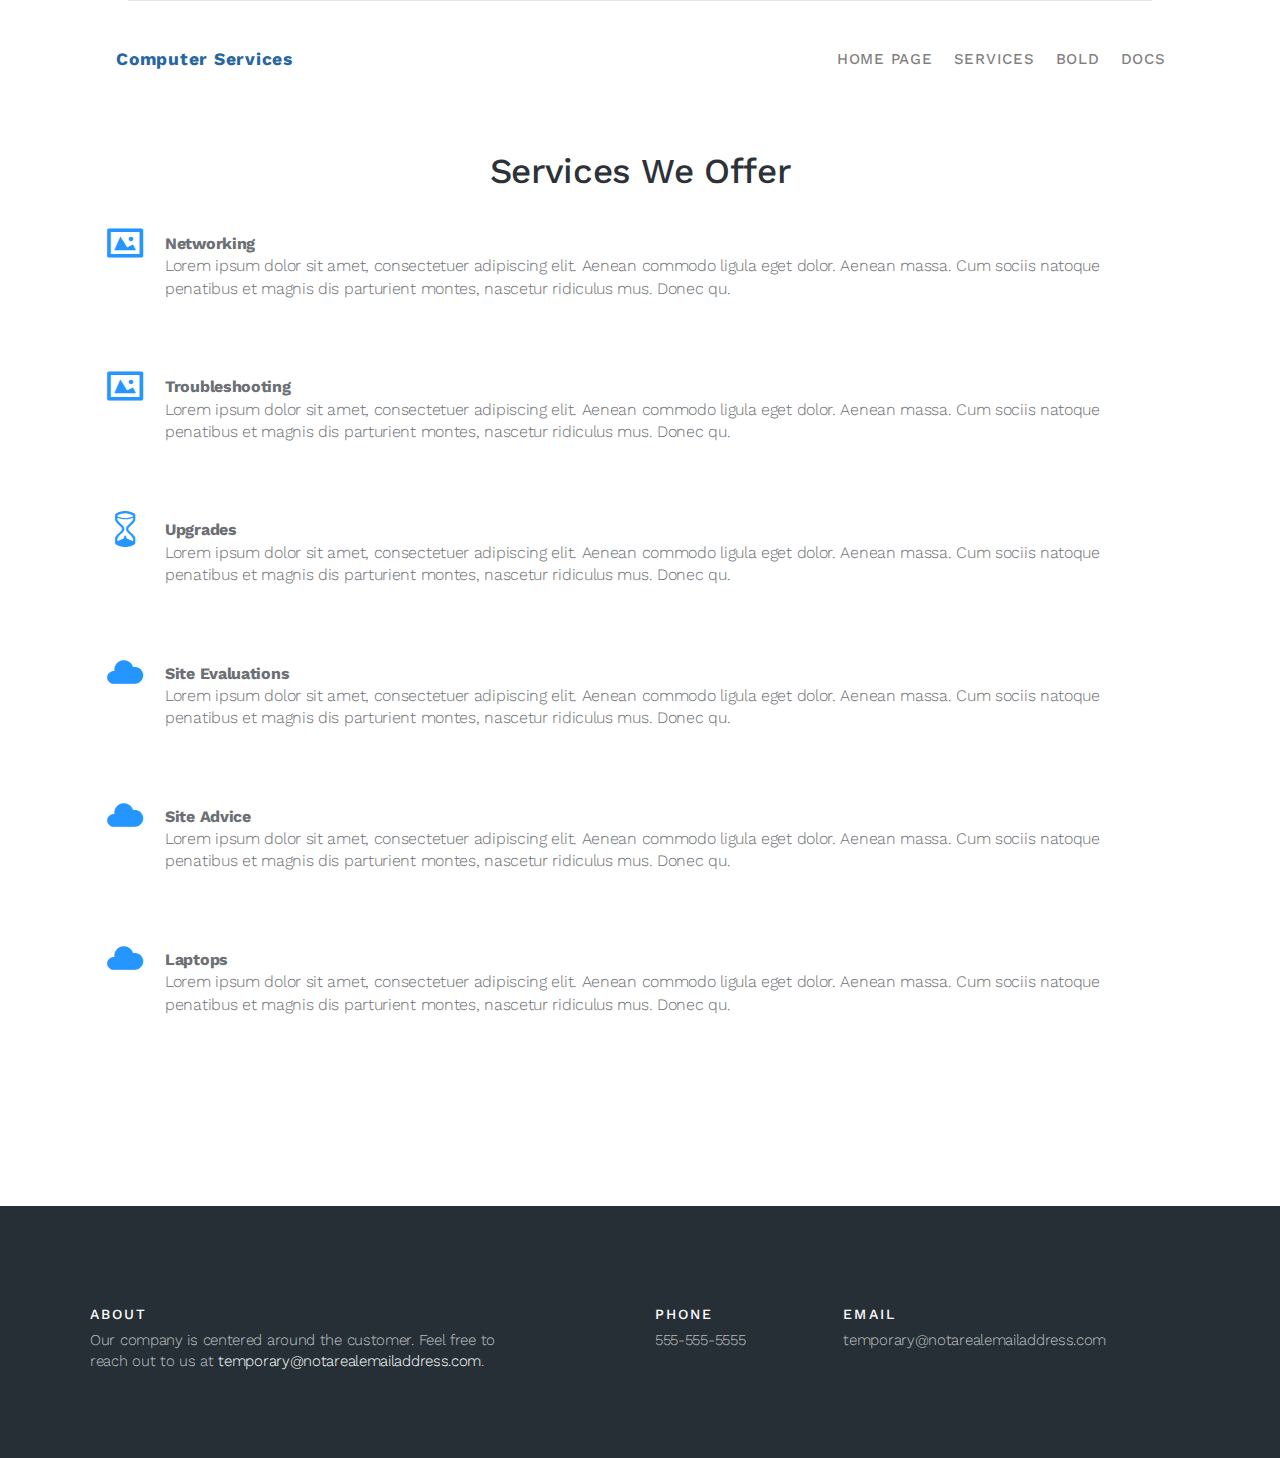
<file: email-list/index.html>
<!DOCTYPE html>
<html lang="en">
    <head>
        <meta charset="utf-8">
        <meta http-equiv="X-UA-Compatible" content="IE=edge">
        <meta name="viewport" content="width=device-width, initial-scale=1">
        <meta name="description" content="">
        <meta name="keywords" content="">
        <meta name="author" content="">

        <title>

            Computer Services 

        </title>


        <link href='https://fonts.googleapis.com/css?family=Lora:400,400italic|Work+Sans:300,400,500,600' rel='stylesheet' type='text/css'>
        <link href="../assets/css/toolkit-startup.css" rel="stylesheet">
        <link href="../assets/css/application-startup.css" rel="stylesheet">




        <style>
            /* note: this is a hack for ios iframe for bootstrap themes shopify page */
            /* this chunk of css is not part of the toolkit :) */
            /* …curses ios, etc… */
            @media (max-width: 768px) and (-webkit-min-device-pixel-ratio: 2) {
                body {
                    width: 1px;
                    min-width: 100%;
                    *width: 100%;
                }
                #stage {
                    height: 1px;
                    overflow: auto;
                    min-height: 100vh;
                    -webkit-overflow-scrolling: touch;
                }
            }
        </style>
    </head>
    <body>




        <div class="stage-shelf stage-shelf-right hidden" id="sidebar">
            <ul class="nav nav-bordered nav-stacked flex-column">
                <li class="nav-header">Examples</li>
                <li class="nav-item">
                    <a class="nav-link active" href="../index.html">Startup</a>
                </li>
                <li class="nav-item">
                    <a class="nav-link" href="../minimal/index.html">Minimal</a>
                </li>
                <li class="nav-item">
                    <a class="nav-link" href="../bold/index.html">Bold</a>
                </li>
                <li class="nav-divider"></li>
                <li class="nav-header">Docs</li>
                <li class="nav-item">
                    <a class="nav-link" href="../docs/index.html">Toolkit</a>
                </li>
                <li class="nav-item">
                    <a class="nav-link" href="http://getbootstrap.com">Bootstrap</a>
                </li>
            </ul>
        </div>

        <div class="stage" id="stage">

            <!--            <div class="block block-secondary app-block-marketing-grid">-->

            <div class="container py-4 fixed-top app-navbar">
                <nav class="navbar navbar-light navbar-padded navbar-toggleable-sm">
                    <button
                            class="navbar-toggler navbar-toggler-right hidden-md-up"
                            type="button"
                            data-target="#stage"
                            data-toggle="stage"
                            data-distance="-250">
                        <span class="navbar-toggler-icon"></span>
                    </button>

                    <a class="navbar-brand mr-auto" href="">
                        <strong style="background: #fff; padding: 12px; border-radius: 4px; color: #28669F;">Computer Services</strong>
                    </a>

                    <div class="hidden-sm-down text-uppercase">
                        <ul class="navbar-nav">
                            <li class="nav-item px-1 ">
                                <a class="nav-link" href="../index.html">Home Page</a>
                            </li>
                            <li class="nav-item px-1 ">
                                <a class="nav-link" href="../services/index.html">Services</a>
                            </li>
                            <li class="nav-item px-1 ">
                                <a class="nav-link" href="../bold/index.html">Bold</a>
                            </li>
                            <li class="nav-item px-1 ">
                                <a class="nav-link" href="../docs/index.html">Docs</a>
                            </li>
                        </ul>
                    </div>
                </nav>
            </div>









            <div class="block block-bordered-lg" style="padding-top: 150px;">
                <div class="container">
                        <div class="text-xs-center">
                            <div class="col-xs-10 offset-xs-1 col-sm-8 offset-sm-2 col-lg-6 offset-lg-3">
<!--                                <h6 class="text-muted text-uppercase mb-2">Computer Services Company</h6>-->
                                <h1  class="mb-4">Services We Offer</h1>
                            </div>
                        </div>

<!--
                    <div class="row">
                        <div class="col-sm-8 offset-sm-2 text-center mb-5">
                            <p class="lead mx-auto">With over <strong>20 years of collective experience</strong>, we take the unthinkable and make it just a couple quick taps away.</p>
                        </div>
                    </div>
-->
                    <div class="row">
                        <ul class="featured-list">
                            <li class="mb-5">
                                <div class="featured-list-icon text-primary">
                                    <span class="icon icon-image"></span>
                                </div>
                                <p class="featured-list-icon-text mb-0"><strong>Networking</strong></p>
                                <p class="featured-list-icon-text">
                                    Lorem ipsum dolor sit amet, consectetuer adipiscing elit. Aenean commodo ligula eget dolor. Aenean massa. Cum sociis natoque penatibus et magnis dis parturient montes, nascetur ridiculus mus. Donec qu.
                                </p>
                            </li>
                            <li class="mb-5">
                                <div class="featured-list-icon text-primary">
                                    <span class="icon icon-image"></span>
                                </div>
                                <p class="featured-list-icon-text mb-0"><strong>Troubleshooting</strong></p>
                                <p class="featured-list-icon-text">
                                    Lorem ipsum dolor sit amet, consectetuer adipiscing elit. Aenean commodo ligula eget dolor. Aenean massa. Cum sociis natoque penatibus et magnis dis parturient montes, nascetur ridiculus mus. Donec qu.
                                </p>
                            </li>

                            <li class="mb-5">
                                <div class="featured-list-icon text-primary">
                                    <span class="icon icon-hour-glass"></span>
                                </div>
                                <p class="featured-list-icon-text mb-0"><strong>Upgrades</strong></p>
                                <p class="featured-list-icon-text">
                                    Lorem ipsum dolor sit amet, consectetuer adipiscing elit. Aenean commodo ligula eget dolor. Aenean massa. Cum sociis natoque penatibus et magnis dis parturient montes, nascetur ridiculus mus. Donec qu.
                                </p>
                            </li>
                            <li class="mb-5">
                                <div class="featured-list-icon text-primary">
                                    <span class="icon icon-cloud"></span>
                                </div>
                                <p class="featured-list-icon-text mb-0"><strong>Site Evaluations</strong></p>
                                <p class="featured-list-icon-text">
                                    Lorem ipsum dolor sit amet, consectetuer adipiscing elit. Aenean commodo ligula eget dolor. Aenean massa. Cum sociis natoque penatibus et magnis dis parturient montes, nascetur ridiculus mus. Donec qu.
                                </p>
                            </li>
                            <li class="mb-5">
                                <div class="featured-list-icon text-primary">
                                    <span class="icon icon-cloud"></span>
                                </div>
                                <p class="featured-list-icon-text mb-0"><strong>Site Advice</strong></p>
                                <p class="featured-list-icon-text">
                                    Lorem ipsum dolor sit amet, consectetuer adipiscing elit. Aenean commodo ligula eget dolor. Aenean massa. Cum sociis natoque penatibus et magnis dis parturient montes, nascetur ridiculus mus. Donec qu.
                                </p>
                            </li>
                            <li class="mb-5">
                                <div class="featured-list-icon text-primary">
                                    <span class="icon icon-cloud"></span>
                                </div>
                                <p class="featured-list-icon-text mb-0"><strong>Laptops</strong></p>
                                <p class="featured-list-icon-text">
                                    Lorem ipsum dolor sit amet, consectetuer adipiscing elit. Aenean commodo ligula eget dolor. Aenean massa. Cum sociis natoque penatibus et magnis dis parturient montes, nascetur ridiculus mus. Donec qu.
                                </p>
                            </li>
                        </ul>
                    </div>
                </div>
            </div>





            <div class="block block-inverse app-footer" style="padding-bottom: 30px;">
                <div class="container">
                    <div class="row">
                        <div class="col-md-5 mb-5">
                            <ul class="list-unstyled list-spaced">
                                <li class="mb-2"><h6 class="text-uppercase">About</h6></li>
                                <li class="text-muted">
                                    Our company is centered around the customer. Feel free to reach out to us at <a href="mailto: temporary@notarealemailaddress.com">temporary@notarealemailaddress.com</a>.
                                </li>
                            </ul>
                        </div>
                        <div class="col-md-2 offset-md-1 mb-5">
                            <ul class="list-unstyled list-spaced">
                                <li class="mb-2"><h6 class="text-uppercase">Phone</h6></li>
                                <li class="text-muted">555-555-5555</li>
                            </ul>
                        </div>
                        <div class="col-md-4 mb-5">
                            <ul class="list-unstyled list-spaced">
                                <li class="mb-2"><h6 class="text-uppercase">Email</h6></li>
                                <li class="text-muted">temporary@notarealemailaddress.com</li>
                            </ul>
                        </div>
                    </div>
                </div>
            </div>

        </div>


        <script src="../assets/js/jquery.min.js"></script>
        <script src="../assets/js/tether.min.js"></script>
        <script src="../assets/js/toolkit.js"></script>
        <script src="../assets/js/application.js"></script>
    </body>
</html>
</file>
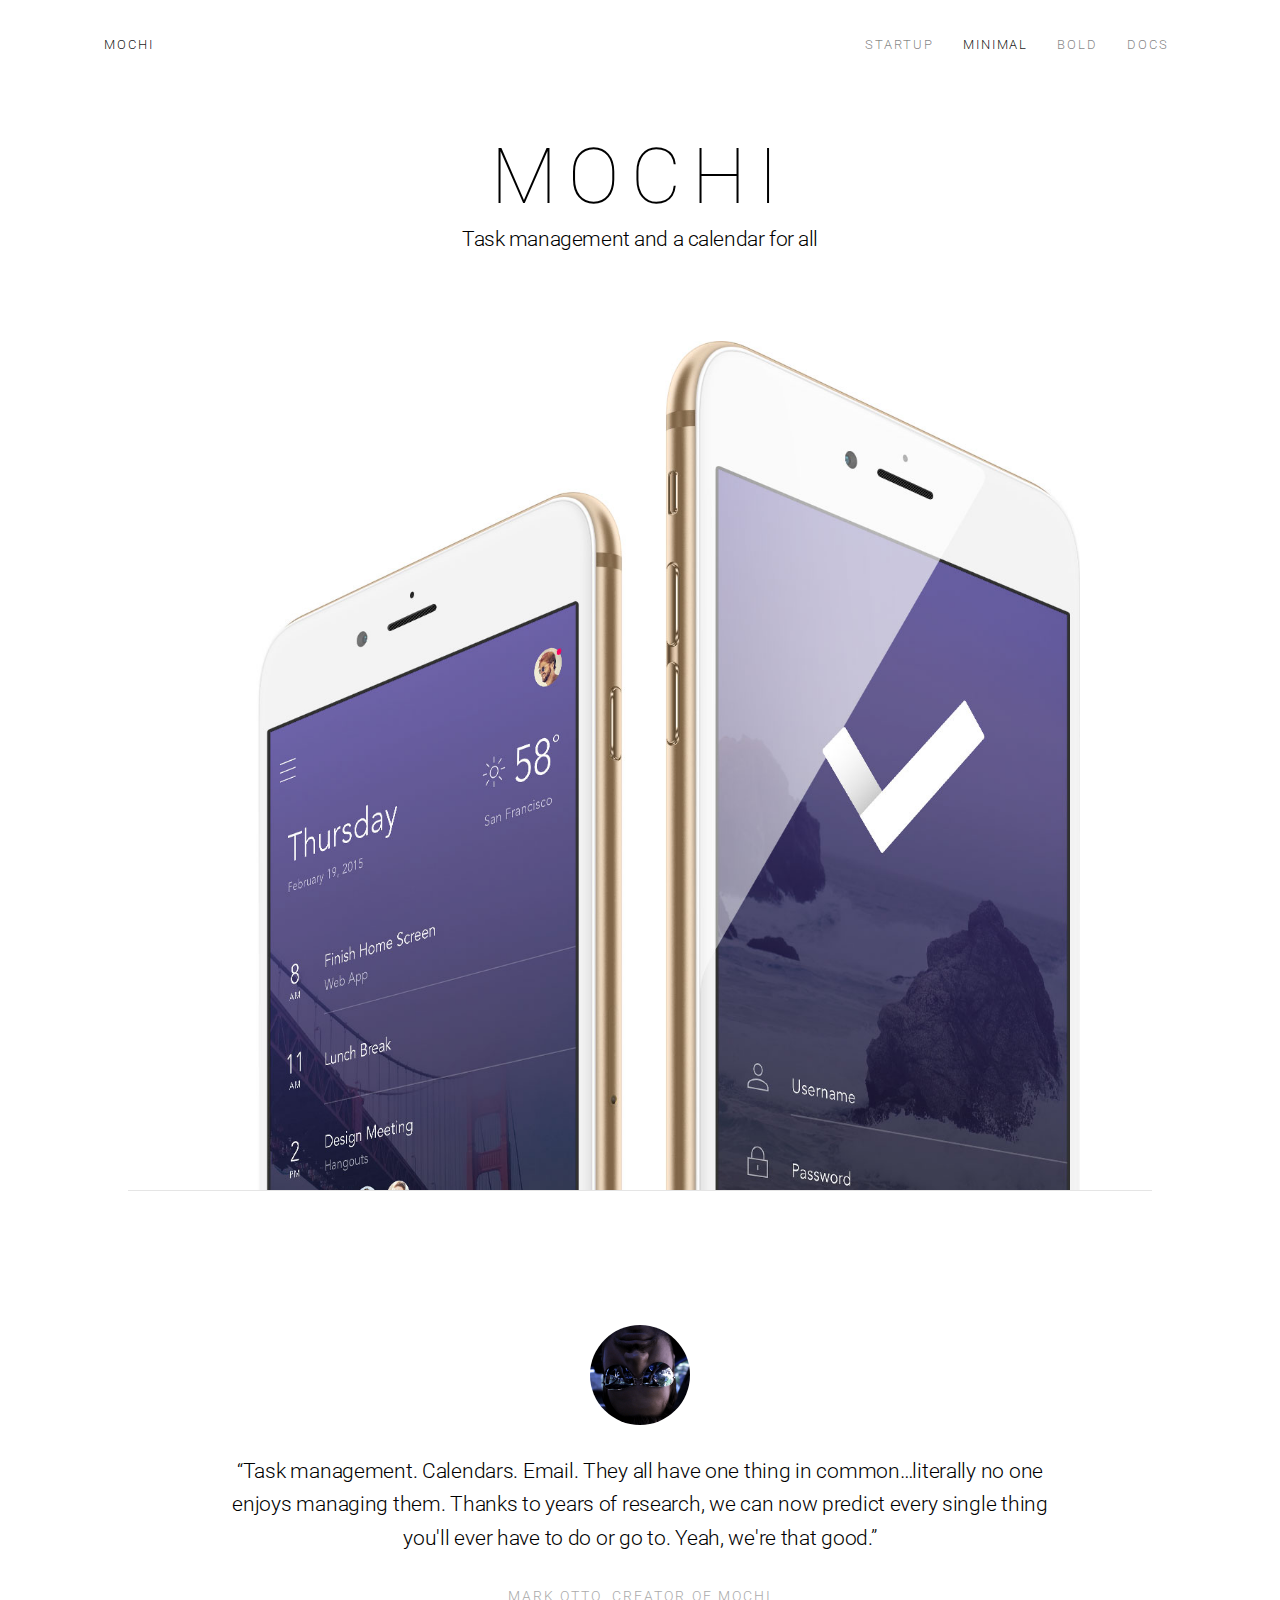
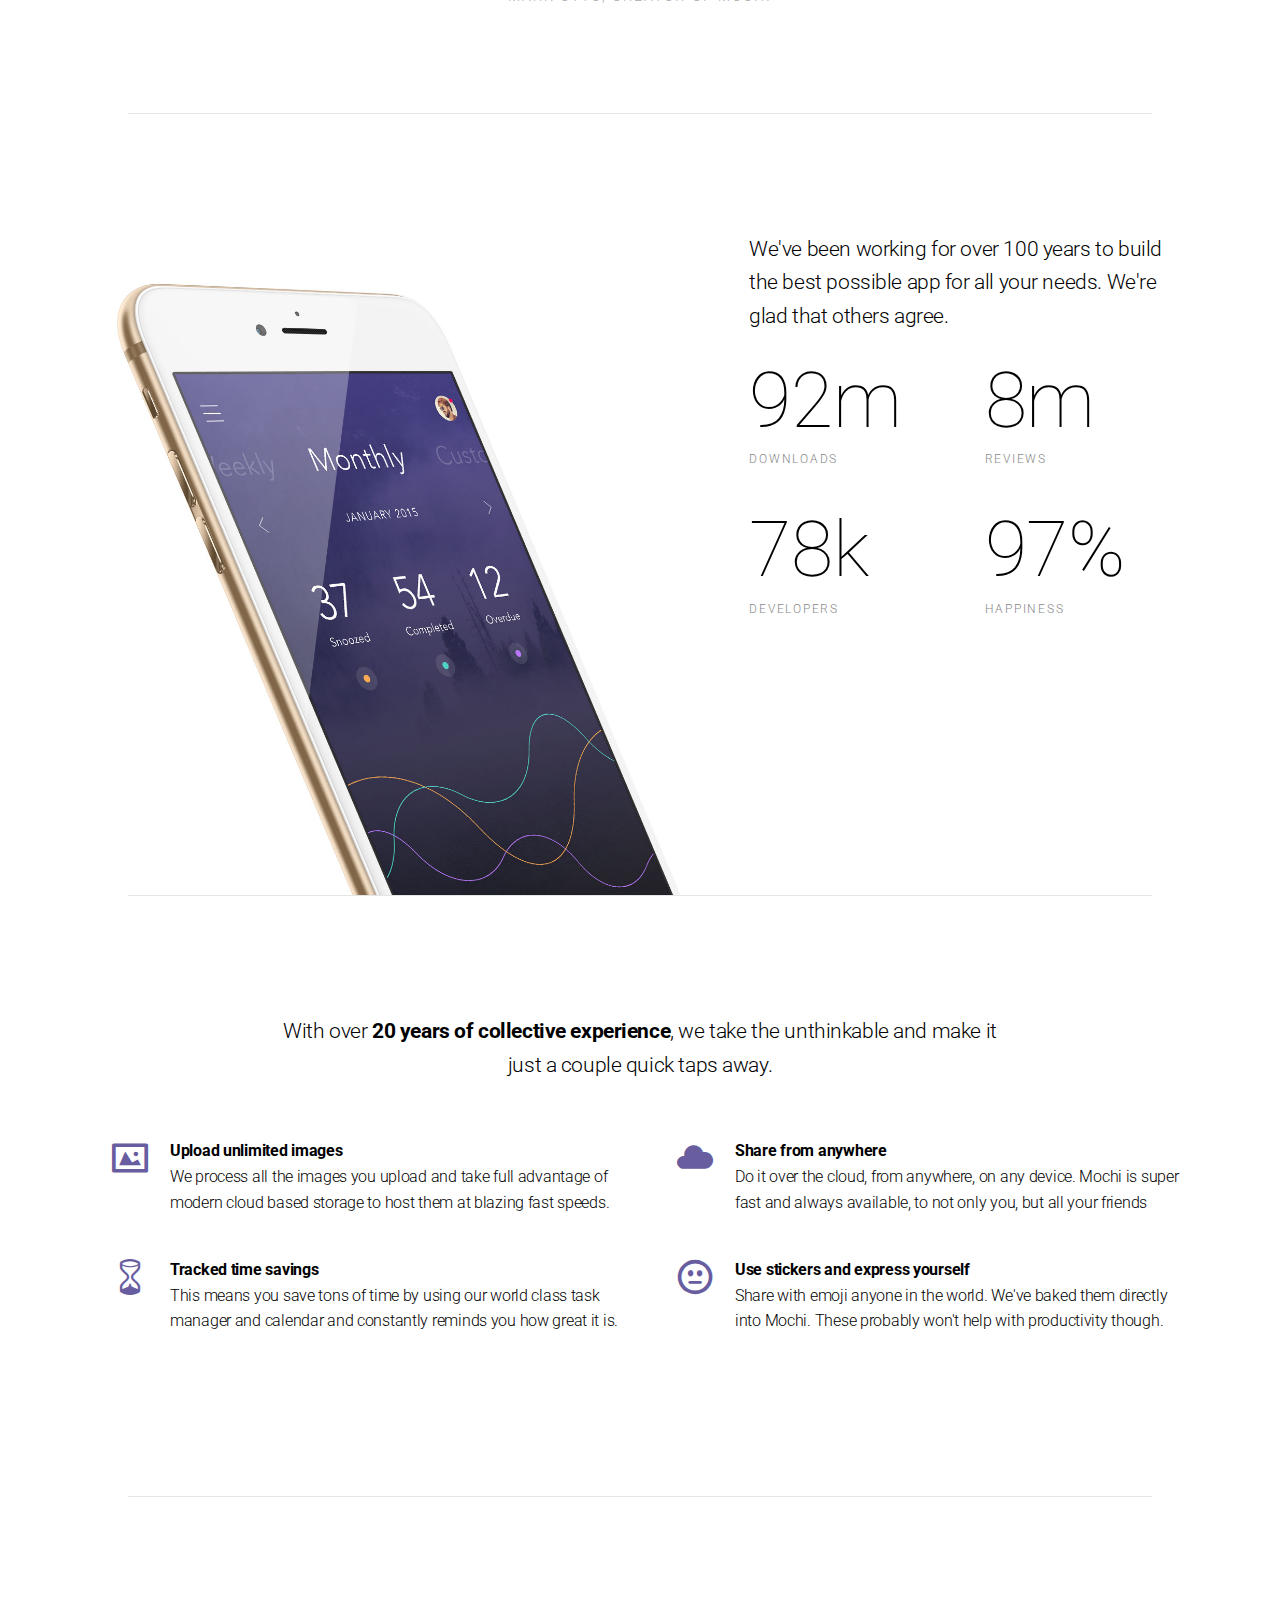
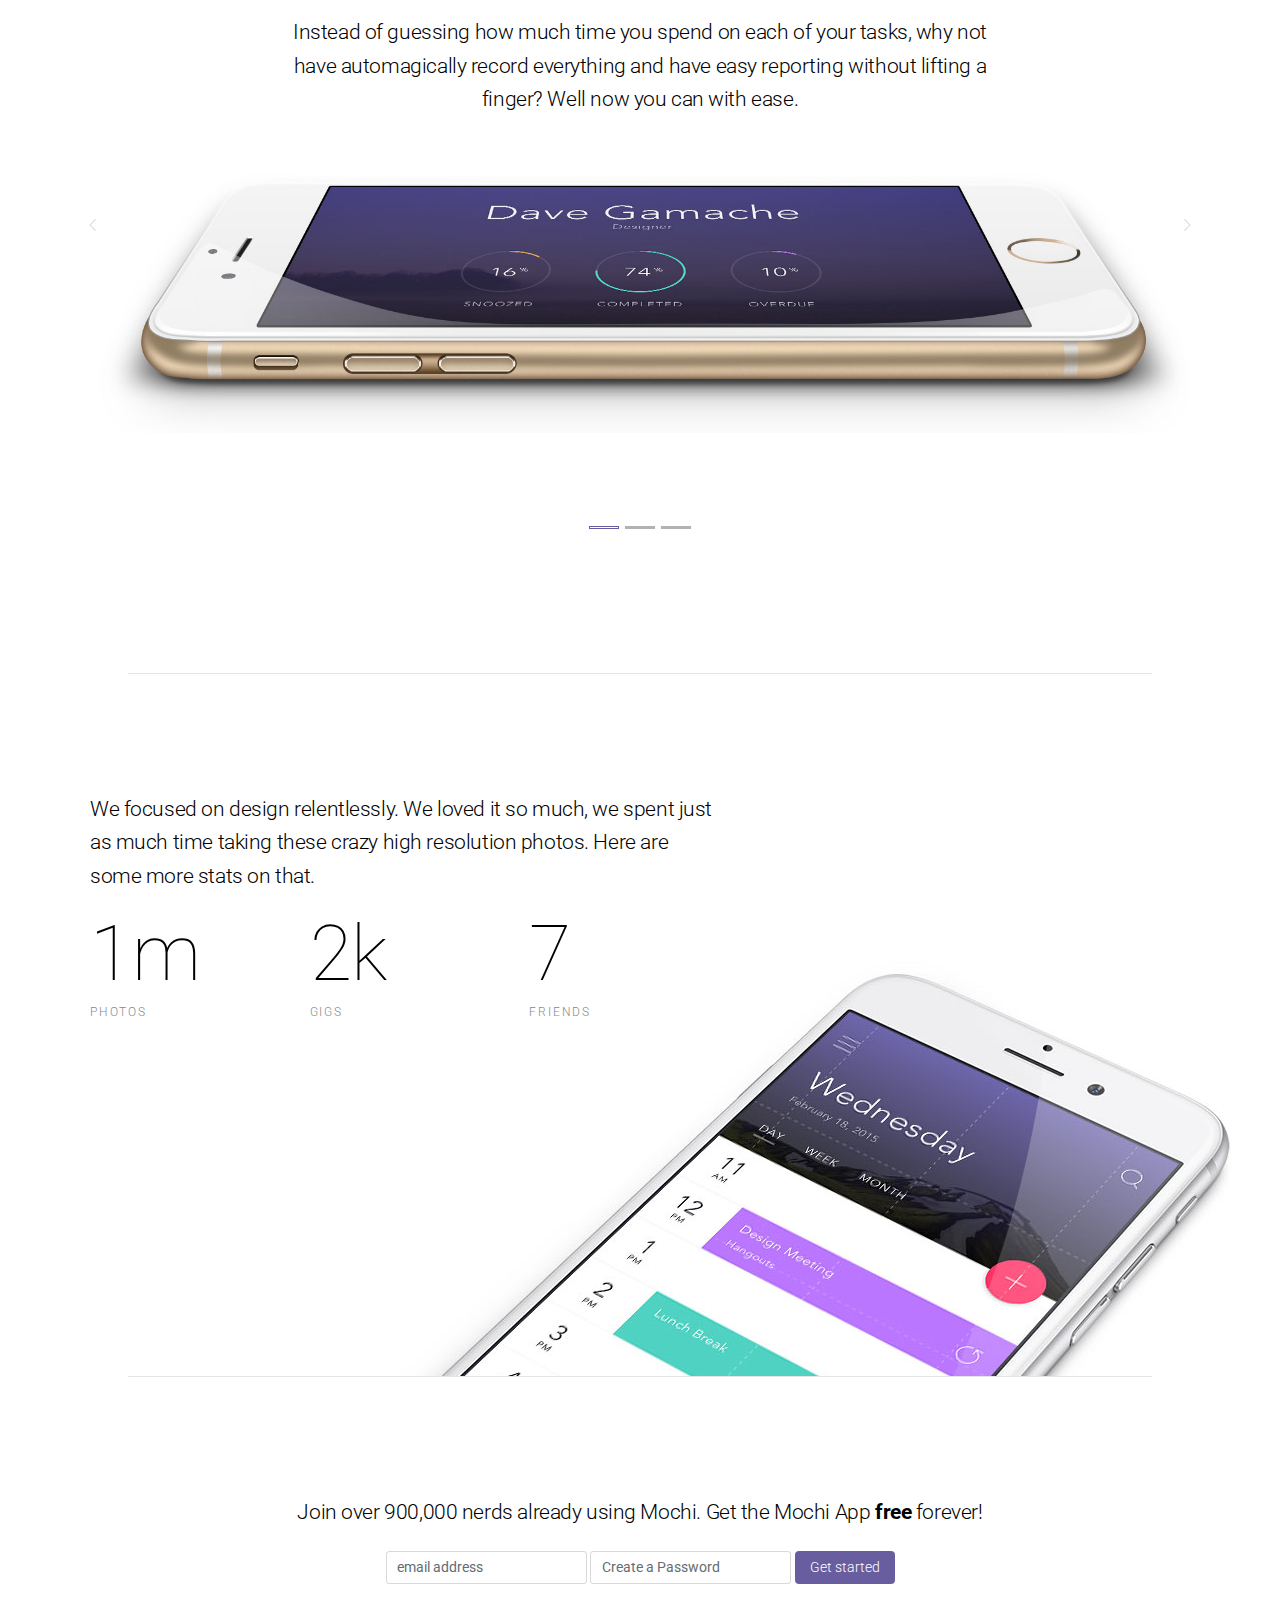
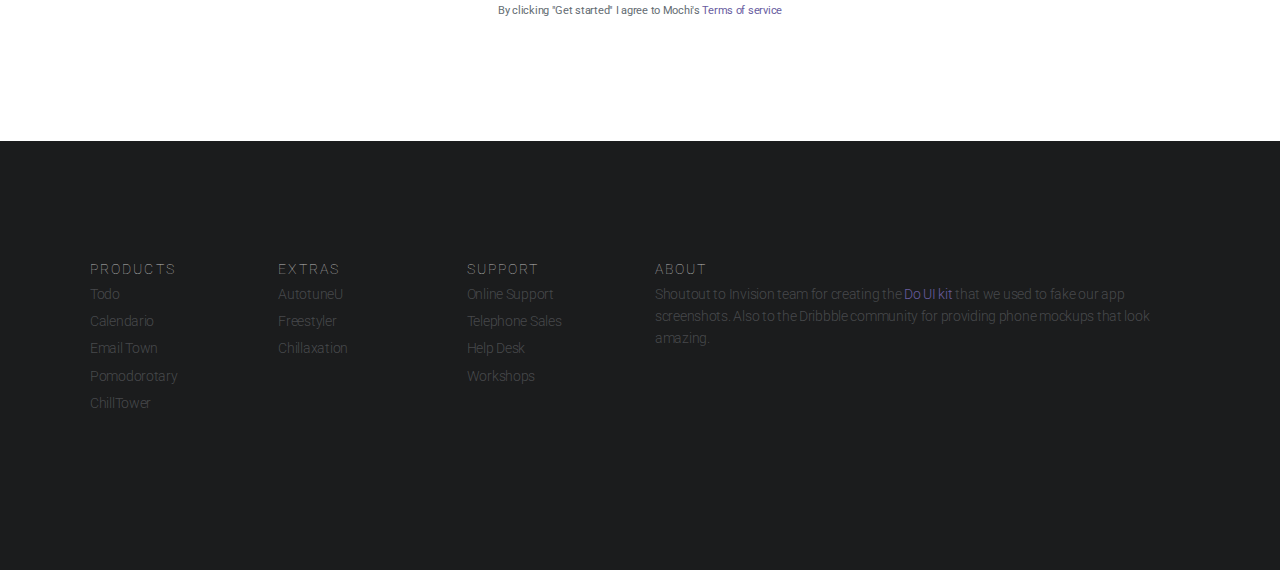
<file: minimal/index.html>
<!DOCTYPE html>
<html lang="en">
  <head>
    <meta charset="utf-8">
    <meta http-equiv="X-UA-Compatible" content="IE=edge">
    <meta name="viewport" content="width=device-width, initial-scale=1">
    <meta name="description" content="">
    <meta name="keywords" content="">
    <meta name="author" content="">

    <title>
      
        Minimal &middot; 
      
    </title>

    
      <link href="http://fonts.googleapis.com/css?family=Roboto:100,300,400,700" rel="stylesheet">
      <link href="../assets/css/toolkit-minimal.css" rel="stylesheet">
      <link href="../assets/css/application-minimal.css" rel="stylesheet">
    

    

    <style>
      /* note: this is a hack for ios iframe for bootstrap themes shopify page */
      /* this chunk of css is not part of the toolkit :) */
      /* …curses ios, etc… */
      @media (max-width: 768px) and (-webkit-min-device-pixel-ratio: 2) {
        body {
          width: 1px;
          min-width: 100%;
          *width: 100%;
        }
        #stage {
          height: 1px;
          overflow: auto;
          min-height: 100vh;
          -webkit-overflow-scrolling: touch;
        }
      }
    </style>
  </head>


<body>
  



<div class="container pt-4">
  <nav class="navbar navbar-light navbar-toggleable-sm navbar-static-top text-uppercase app-navbar mb-5">
    <button
      class="navbar-toggler navbar-toggler-right hidden-md-up"
      type="button"
      data-toggle="collapse"
      data-target="#navbarResponsive"
      aria-controls="navbarResponsive"
      aria-expanded="false"
      aria-label="Toggle navigation">
      <span class="navbar-toggler-icon"></span>
    </button>

    <a class="navbar-brand mr-auto" href="../">
      <span>Mochi</span>
    </a>

    <div class="collapse navbar-collapse" id="navbarResponsive">
      <ul class="nav navbar-nav ml-auto">
        <li class="nav-item ">
          <a class="nav-link" href="..//index.html">StartUp</a>
        </li>
        <li class="nav-item active">
          <a class="nav-link" href="../minimal/index.html">Minimal</a>
        </li>
        <li class="nav-item ">
          <a class="nav-link" href="../bold/index.html">Bold</a>
        </li>
        <li class="nav-item ">
          <a class="nav-link" href="../docs/index.html">Docs</a>
        </li>
      </ul>
    </div><!--/.nav-collapse -->
</nav>
</div>


<div class="block app-block-intro">
  <div class="container text-xs-center">
    <h1 class="block-title mb-0 text-uppercase app-myphone-brand">Mochi</h1>
    <p class="lead mb-5 pb-5">Task management and a calendar for all</p>
    <img src="../assets/img/iphone-to-iphone-sized.jpg">
  </div>
</div>

<div class="block block-bordered-lg">
  <div class="container text-center app-translate-15" data-transition="entrance">
    <blockquote class="pull-quote">
      <img class="rounded-circle" src="../assets/img/avatar-mdo.png">
      <p>
        “Task management. Calendars. Email. They all have one thing in common&hellip;literally no one enjoys managing them. Thanks to years of research, we can now predict every single thing you'll ever have to do or go to. Yeah, we're that good.”
      </p>
      <cite>Mark Otto, Creator of Mochi</cite>
    </blockquote>
  </div>
</div>

<div class="block block-bordered-lg pb-0 app-block-stats">
  <div class="container">
    <div class="row">
      <div class="col-lg-7 col-md-6">
        <img
          src="../assets/img/iphone-perspective-sized.jpg"
          class="app-translate-5"
          data-transition="entrance">
        <hr class="mt-0 mb-5 mx-auto hidden-md-up">
      </div>
      <div class="col-lg-5 col-md-6 text-center text-md-left pb-5">
        <p class="lead">
          We've been working for over 100 years to build the best possible app for all your needs. We're glad that others agree.
        </p>
        <div class="row my-4">
          <div class="col-6 mb-3">
            <div class="statcard">
              <h1 class="statcard-number block-title">92m</h1>
              <span class="statcard-desc">Downloads</span>
            </div>
          </div>
          <div class="col-6 mb-3">
            <div class="statcard">
              <h1 class="statcard-number block-title">8m</h1>
              <span class="statcard-desc">Reviews</span>
            </div>
          </div>
        </div>
        <div class="row mb-3 hidden-md-down">
          <div class="col-6 mb-3">
            <div class="statcard">
              <h1 class="statcard-number block-title">78k</h1>
              <span class="statcard-desc">Developers</span>
            </div>
          </div>
          <div class="col-6 mb-3">
            <div class="statcard">
              <h1 class="statcard-number block-title">97%</h1>
              <span class="statcard-desc">Happiness</span>
            </div>
          </div>
        </div>
      </div>
    </div>
  </div>
</div>

<div class="block block-bordered-lg">
  <div class="container">
    <div class="row">
    <div class="col-sm-8 offset-sm-2 text-center mb-5">
      <p class="lead mx-auto">With over <strong>20 years of collective experience</strong>, we take the unthinkable and make it just a couple quick taps away.</p>
    </div>
    </div>
    <div class="row">
      <div class="col-sm-6">
        <ul class="featured-list">
          <li class="mb-5">
            <div class="featured-list-icon text-primary">
              <span class="icon icon-image"></span>
            </div>
            <p class="featured-list-icon-text mb-0"><strong>Upload unlimited images</strong></p>
            <p class="featured-list-icon-text">
              We process all the images you upload and take full advantage of modern cloud based storage to host them at blazing fast speeds.
            </p>
          </li>

          <li class="mb-5">
            <div class="featured-list-icon text-primary">
              <span class="icon icon-hour-glass"></span>
            </div>
            <p class="featured-list-icon-text mb-0"><strong>Tracked time savings</strong></p>
            <p class="featured-list-icon-text">
              This means you save tons of time by using our world class task manager and calendar and constantly reminds you how great it is.
            </p>
          </li>

        </ul>
      </div>
      <div class="col-sm-6">
        <ul class="featured-list">

          <li class="mb-5">
            <div class="featured-list-icon text-primary">
              <span class="icon icon-cloud"></span>
            </div>
            <p class="featured-list-icon-text mb-0"><strong>Share from anywhere</strong></p>
            <p class="featured-list-icon-text">
              Do it over the cloud, from anywhere, on any device. Mochi is super fast and always available, to not only you, but all your friends
            </p>
          </li>

          <li class="mb-5">
            <div class="featured-list-icon text-primary">
              <span class="icon icon-emoji-neutral"></span>
            </div>
            <p class="featured-list-icon-text mb-0"><strong>Use stickers and express yourself</strong></p>
            <p class="featured-list-icon-text">
              Share with emoji anyone in the world. We've baked them directly into Mochi. These probably won't help with productivity though.
            </p>
          </li>
        </ul>
      </div>
    </div>
  </div>
</div>

<div class="block block-bordered-lg pl-0 pt-0 pr-0">
  <div id="carousel-example-generic" class="carousel carousel-light slide" data-ride="carousel">
    <ol class="carousel-indicators">
      <li data-target="#carousel-example-generic" data-slide-to="0" class="active"></li>
      <li data-target="#carousel-example-generic" data-slide-to="1"></li>
      <li data-target="#carousel-example-generic" data-slide-to="2"></li>
    </ol>
    <div class="carousel-inner" role="listbox">
      <div class="carousel-item active">
        <div class="block">
          <div class="container">
            <div class="row">
              <div class="col-sm-8 offset-sm-2">
                <p class="lead mx-auto text-center">
                  Instead of guessing how much time you spend on each of your tasks, why not have automagically record everything and have easy reporting without lifting a finger? <span class="hidden-xs">Well now you can with ease.</span>
                </p>
              </div>
            </div>
            <img class="img-fluid mt-5 app-block-game-img d-block img-fluid" src="../assets/img/iphone-flat-sized.jpg">
          </div>
        </div>
      </div>
      <div class="carousel-item">
        <div class="block">
          <div class="container">
            <div class="row">
              <div class="col-sm-8 offset-sm-2">
                <p class="lead mx-auto text-center">
                  Instead of guessing how much time you spend on each of your tasks, why not have automagically record everything and have easy reporting without lifting a finger? <span class="hidden-xs">Well now you can with ease.</span>
                </p>
              </div>
            </div>
            <img class="img-fluid mt-5 app-block-game-img d-block img-fluid" src="../assets/img/iphone-flat-sized.jpg">
          </div>
        </div>
      </div>
      <div class="carousel-item">
        <div class="block">
          <div class="container">
            <div class="row">
              <div class="col-sm-8 offset-sm-2">
                <p class="lead mx-auto text-center">
                  Instead of guessing how much time you spend on each of your tasks, why not have automagically record everything and have easy reporting without lifting a finger? <span class="hidden-xs">Well now you can with ease.</span>
                </p>
              </div>
            </div>
            <img class="img-fluid mt-5 app-block-game-img d-block img-fluid" src="../assets/img/iphone-flat-sized.jpg">
          </div>
        </div>
      </div>
    </div>

    <a class="carousel-control-prev" href="#carousel-example-generic" role="button" data-slide="prev">
      <span class="icon icon-chevron-thin-left" aria-hidden="true"></span>
      <span class="sr-only">Previous</span>
    </a>
    <a class="carousel-control-next" href="#carousel-example-generic" role="button" data-slide="next">
      <span class="icon icon-chevron-thin-right" aria-hidden="true"></span>
      <span class="sr-only">Next</span>
    </a>
  </div>
</div>

<div class="block block-bordered-lg block-overflow-hidden pb-0 app-block-design">
  <div class="container">
    <div class="row app-pos-r">
      <div class="col-sm-7 text-center text-sm-left">
        <p class="lead">
          We focused on design relentlessly. We loved it so much, we spent just as much time taking these crazy high resolution photos. Here are some more stats on that.
        </p>
        <div class="row">
          <div class="col-4">
            <div class="statcard">
              <h1 class="statcard-number block-title">1m</h1>
              <span class="statcard-desc">Photos</span>
            </div>
          </div>
          <div class="col-4">
            <div class="statcard">
              <h1 class="statcard-number block-title">2k</h1>
              <span class="statcard-desc">gigs</span>
            </div>
          </div>
          <div class="col-4">
            <div class="statcard">
              <h1 class="statcard-number block-title">7</h1>
              <span class="statcard-desc">Friends</span>
            </div>
          </div>
        </div>
      </div>
    </div>
  </div>
  <div class="text-right app-block-design-img">
    <img src="../assets/img/iphone-reverse-perspective-sized.jpg" class="app-translate-50" data-transition="entrance">
  </div>
</div>

<div class="block block-bordered-lg text-center">
  <div class="container-fluid">
    <p class="lead mb-4">
      Join over 900,000 nerds already using Mochi. Get the Mochi App <strong>free</strong> forever!
    </p>
    <form class="form-inline d-flex justify-content-center">
      <input class="form-control mb-3" placeholder="email address">
      <input class="form-control mb-3 mx-1" type="password" placeholder="Create a Password">
      <button class="btn btn-primary mb-3">Get started</button>
    </form>
    <small class="text-muted">
      By clicking "Get started" I agree to Mochi's
      <a href="#">Terms of service</a>
    </small>
  </div>
</div>

<div class="block app-block-footer">
  <div class="container">
    <div class="row">
      <div class="col-sm-2 mb-4">
        <ul class="list-unstyled list-spaced">
          <li><h6 class="text-uppercase">Products</h6></li>
          <li>Todo</li>
          <li>Calendario</li>
          <li>Email Town</li>
          <li>Pomodorotary</li>
          <li>ChillTower</li>
        </ul>
      </div>
      <div class="col-sm-2 mb-4">
        <ul class="list-unstyled list-spaced">
          <li><h6 class="text-uppercase">Extras</h6></li>
          <li>AutotuneU</li>
          <li>Freestyler</li>
          <li>Chillaxation</li>
        </ul>
      </div>
      <div class="col-sm-2 mb-4">
        <ul class="list-unstyled list-spaced">
          <li><h6 class="text-uppercase">Support</h6></li>
          <li>Online Support</li>
          <li>Telephone Sales</li>
          <li>Help Desk</li>
          <li>Workshops</li>
        </ul>
      </div>
       <div class="col-sm-6">
        <h6 class="text-uppercase">About</h6>
        <p>Shoutout to Invision team for creating the <a href="http://www.invisionapp.com/do">Do UI kit</a> that we used to fake our app screenshots. Also to the Dribbble community for providing phone mockups that look amazing.</p>
      </div>
    </div>
  </div>
</div>


    <script src="../assets/js/jquery.min.js"></script>
    <script src="../assets/js/tether.min.js"></script>
    <script src="../assets/js/toolkit.js"></script>
    <script src="../assets/js/application.js"></script>
  </body>
</html>
</file>
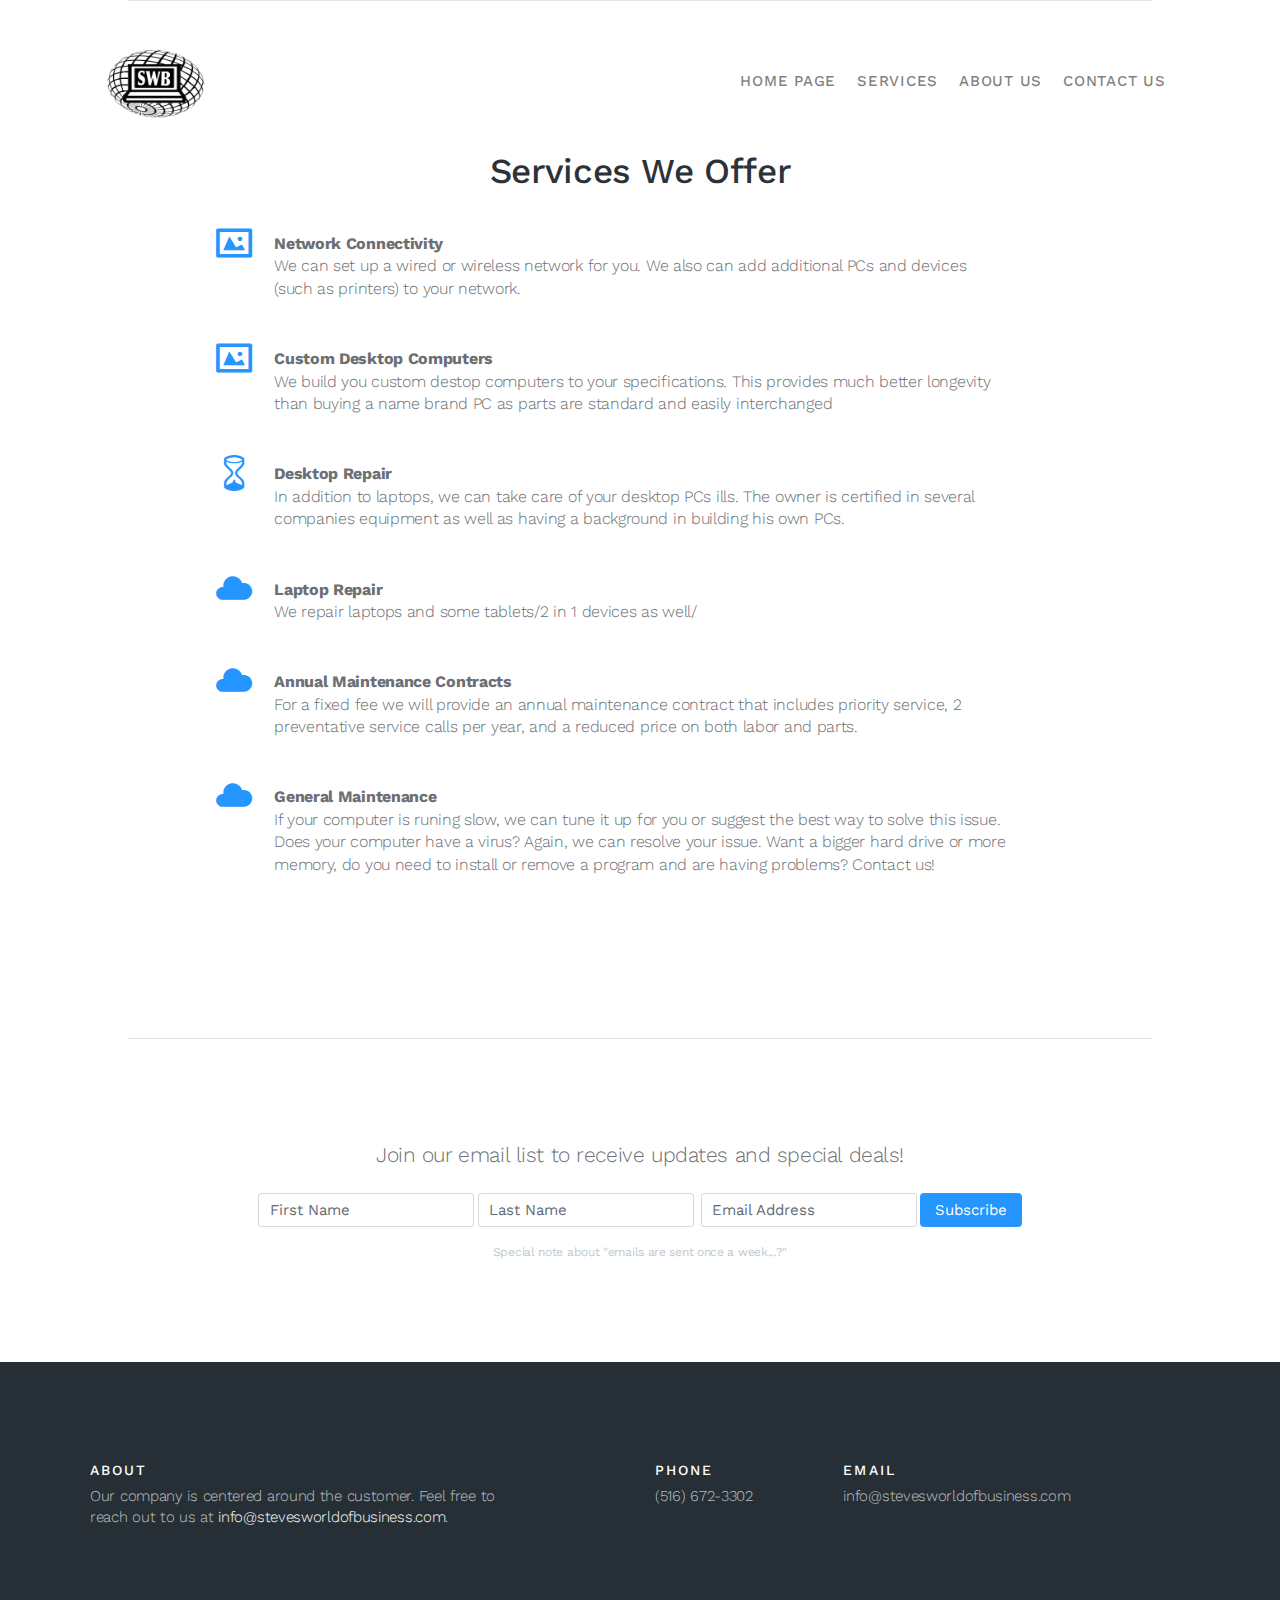
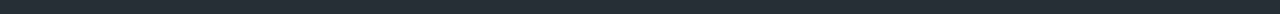
<file: services/index.html>
<!DOCTYPE html>
<html lang="en">
    <head>
        <meta charset="utf-8">
        <meta http-equiv="X-UA-Compatible" content="IE=edge">
        <meta name="viewport" content="width=device-width, initial-scale=1">
        <meta name="description" content="">
        <meta name="keywords" content="">
        <meta name="author" content="">

        <title>

            Steve's World of Business Inc. 

        </title>


        <link href='https://fonts.googleapis.com/css?family=Lora:400,400italic|Work+Sans:300,400,500,600' rel='stylesheet' type='text/css'>
        <link href="../assets/css/toolkit-startup.css" rel="stylesheet">
        <link href="../assets/css/application-startup.css" rel="stylesheet">




        <style>
            /* note: this is a hack for ios iframe for bootstrap themes shopify page */
            /* this chunk of css is not part of the toolkit :) */
            /* …curses ios, etc… */
            @media (max-width: 768px) and (-webkit-min-device-pixel-ratio: 2) {
                body {
                    width: 1px;
                    min-width: 100%;
                    *width: 100%;
                }
                #stage {
                    height: 1px;
                    overflow: auto;
                    min-height: 100vh;
                    -webkit-overflow-scrolling: touch;
                }
            }
        </style>
    </head>
    <body>




        <div class="stage-shelf stage-shelf-right hidden" id="sidebar">
            <ul class="nav nav-bordered nav-stacked flex-column">
                <li class="nav-item">
                    <a class="nav-link active" href="../index.html">Home Page</a>
                </li>
                <li class="nav-item">
                    <a class="nav-link" href="../services/index.html">Services</a>
                </li>
                <li class="nav-item">
                    <a class="nav-link" href="../about/index.html">About Us</a>
                </li>
                <li class="nav-item">
                    <a class="nav-link" href="../contact/index.html">Contact Us</a>
                </li>
            </ul>
        </div>

        <div class="stage" id="stage">

            <!--            <div class="block block-secondary app-block-marketing-grid">-->

            <div class="container py-4 fixed-top app-navbar">
                <nav class="navbar navbar-light navbar-padded navbar-toggleable-sm">
                    <button
                            class="navbar-toggler navbar-toggler-right hidden-md-up"
                            type="button"
                            data-target="#stage"
                            data-toggle="stage"
                            data-distance="-250">
                        <span class="navbar-toggler-icon"></span>
                    </button>

<!--
                    <a class="navbar-brand mr-auto" href="../index.html">
                        <strong style="background: #fff; padding: 12px; border-radius: 4px; color: #28669F;">Steve's World of Business Inc.</strong>
                    </a>
-->
                    <a class="navbar-brand mr-auto" href="">
                            <img src="../assets/img/logo.png" height="72">
                        </a>

                    <div class="hidden-sm-down text-uppercase">
                        <ul class="navbar-nav">
                            <li class="nav-item px-1 ">
                                <a class="nav-link" href="../index.html">Home Page</a>
                            </li>
                            <li class="nav-item px-1 ">
                                <a class="nav-link" href="../services/index.html">Services</a>
                            </li>
                            <li class="nav-item px-1 ">
                                <a class="nav-link" href="../about/index.html">About Us</a>
                            </li>
                            <li class="nav-item px-1 ">
                                <a class="nav-link" href="../contact/index.html">Contact US</a>
                            </li>
                        </ul>
                    </div>
                </nav>
            </div>









            <div class="block block-bordered-lg" style="padding-top: 150px;">
                <div class="container">
                    <div class="text-xs-center">
                        <div class="col-xs-10 offset-xs-1 col-sm-8 offset-sm-2 col-lg-6 offset-lg-3">
                            <!--                                <h6 class="text-muted text-uppercase mb-2">Computer Services Company</h6>-->
                            <h1  class="mb-4">Services We Offer</h1>
                        </div>
                    </div>

                    <!--
<div class="row">
<div class="col-sm-8 offset-sm-2 text-center mb-5">
<p class="lead mx-auto">With over <strong>20 years of collective experience</strong>, we take the unthinkable and make it just a couple quick taps away.</p>
</div>
</div>
-->
                    <div class="row">
                        <div class="col-sm-10 offset-sm-1">
                            <ul class="featured-list">
                                <li class="mb-3">
                                    <div class="featured-list-icon text-primary">
                                        <span class="icon icon-image"></span>
                                    </div>
                                    <p class="featured-list-icon-text mb-0"><strong>Network Connectivity</strong></p>
                                    <p class="featured-list-icon-text">
                                        We can set up a wired or wireless network for you. We also can add additional PCs and devices (such as printers) to your network.
                                    </p>
                                </li>
                                <li class="mb-3">
                                    <div class="featured-list-icon text-primary">
                                        <span class="icon icon-image"></span>
                                    </div>
                                    <p class="featured-list-icon-text mb-0"><strong>Custom Desktop Computers</strong></p>
                                    <p class="featured-list-icon-text">
                                        We build you custom destop computers to your specifications. This provides much better longevity than buying a name brand PC as parts are standard and easily interchanged
                                    </p>
                                </li>

                                <li class="mb-3">
                                    <div class="featured-list-icon text-primary">
                                        <span class="icon icon-hour-glass"></span>
                                    </div>
                                    <p class="featured-list-icon-text mb-0"><strong>Desktop Repair</strong></p>
                                    <p class="featured-list-icon-text">
                                        In addition to laptops, we can take care of your desktop PCs ills. The owner is certified in several companies equipment as well as having a background in building his own PCs.
                                    </p>
                                </li>
                                <li class="mb-3">
                                    <div class="featured-list-icon text-primary">
                                        <span class="icon icon-cloud"></span>
                                    </div>
                                    <p class="featured-list-icon-text mb-0"><strong>Laptop Repair</strong></p>
                                    <p class="featured-list-icon-text">
                                        We repair laptops and some tablets/2 in 1  devices as well/
                                    </p>
                                </li>
                                <li class="mb-3">
                                    <div class="featured-list-icon text-primary">
                                        <span class="icon icon-cloud"></span>
                                    </div>
                                    <p class="featured-list-icon-text mb-0"><strong>Annual Maintenance Contracts</strong></p>
                                    <p class="featured-list-icon-text">
                                        For a fixed fee we will provide an annual maintenance contract that includes priority service, 2 preventative service calls per year, and a reduced price on both labor and parts.
                                    </p>
                                </li>
                                <li class="mb-3">
                                    <div class="featured-list-icon text-primary">
                                        <span class="icon icon-cloud"></span>
                                    </div>
                                    <p class="featured-list-icon-text mb-0"><strong>General Maintenance</strong></p>
                                    <p class="featured-list-icon-text">
                                        If your computer is runing slow, we can tune it up for you or suggest the best way to solve this issue. Does your computer have a virus? Again, we can resolve your issue. Want a bigger hard drive or more memory, do you need to install or remove a program and are having problems? Contact us!
                                    </p>
                                </li>
                            </ul>
                        </div>
                    </div>
                </div>
            </div>

            <div class="block block-bordered-lg text-center">
                <div class="container-fluid">
                    <p class="lead mb-4">
                        Join our email list to receive updates and special deals!
                    </p>
                    <form class="form-inline d-flex justify-content-center">
                        <input class="form-control mb-3" placeholder="First Name">
                        <input class="form-control mb-3 mx-1" placeholder="Last Name">
                        <input class="form-control mb-3 mx-1" type="email" placeholder="Email Address">
                        <button class="btn btn-primary mb-3">Subscribe</button>
                    </form>
                    <small class="text-muted">
                        Special note about "emails are sent once a week...?"
                    </small>
                </div>
            </div>




            <div class="block block-inverse app-footer" style="padding-bottom: 30px;">
                <div class="container">
                    <div class="row">
                        <div class="col-md-5 mb-5">
                            <ul class="list-unstyled list-spaced">
                                <li class="mb-2"><h6 class="text-uppercase">About</h6></li>
                                <li class="text-muted">
                                    Our company is centered around the customer. Feel free to reach out to us at <a href="mailto: temporary@notarealemailaddress.com">info@stevesworldofbusiness.com</a>.
                                </li>
                            </ul>
                        </div>
                        <div class="col-md-2 offset-md-1 mb-5">
                            <ul class="list-unstyled list-spaced">
                                <li class="mb-2"><h6 class="text-uppercase">Phone</h6></li>
                                <li class="text-muted">(516) 672-3302</li>
                            </ul>
                        </div>
                        <div class="col-md-4 mb-5">
                            <ul class="list-unstyled list-spaced">
                                <li class="mb-2"><h6 class="text-uppercase">Email</h6></li>
                                <li class="text-muted">info@stevesworldofbusiness.com</li>
                            </ul>
                        </div>
                    </div>
                </div>
            </div>

        </div>


        <script src="../assets/js/jquery.min.js"></script>
        <script src="../assets/js/tether.min.js"></script>
        <script src="../assets/js/toolkit.js"></script>
        <script src="../assets/js/application.js"></script>
    </body>
</html>
</file>
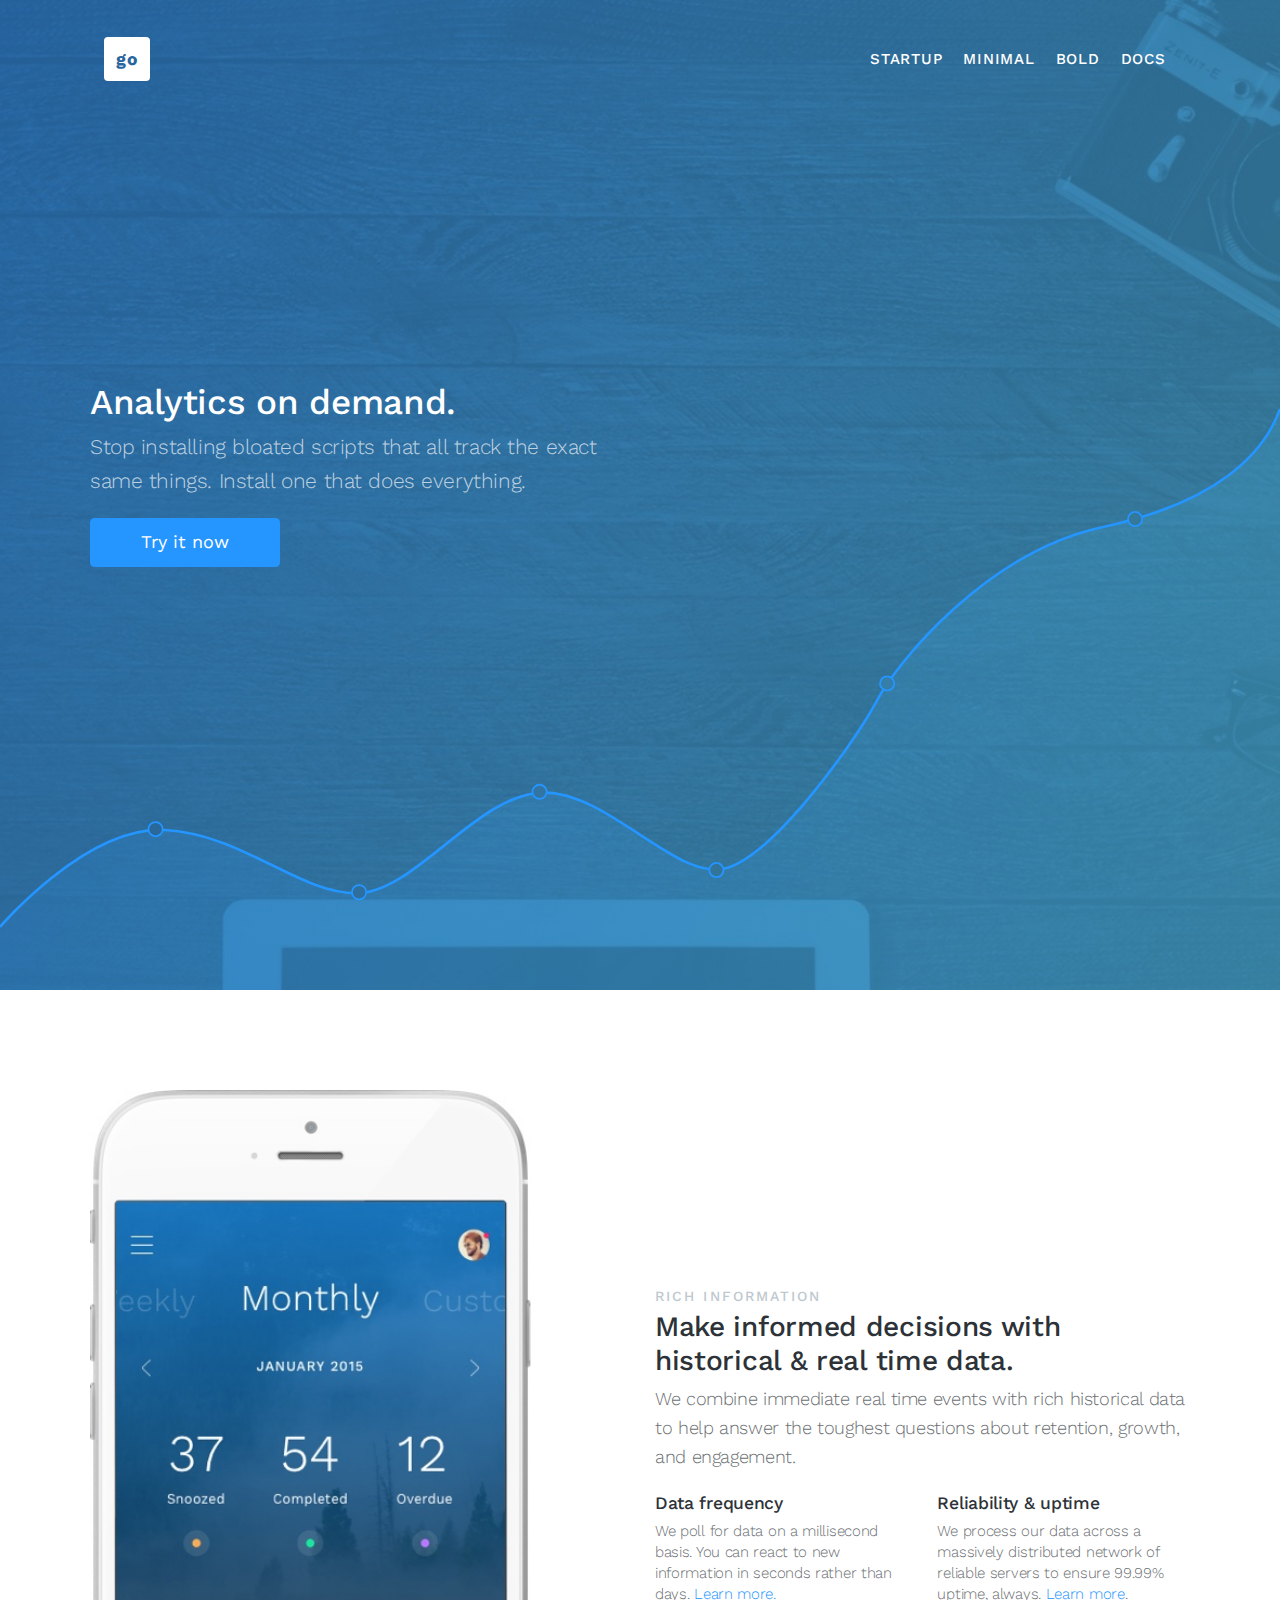
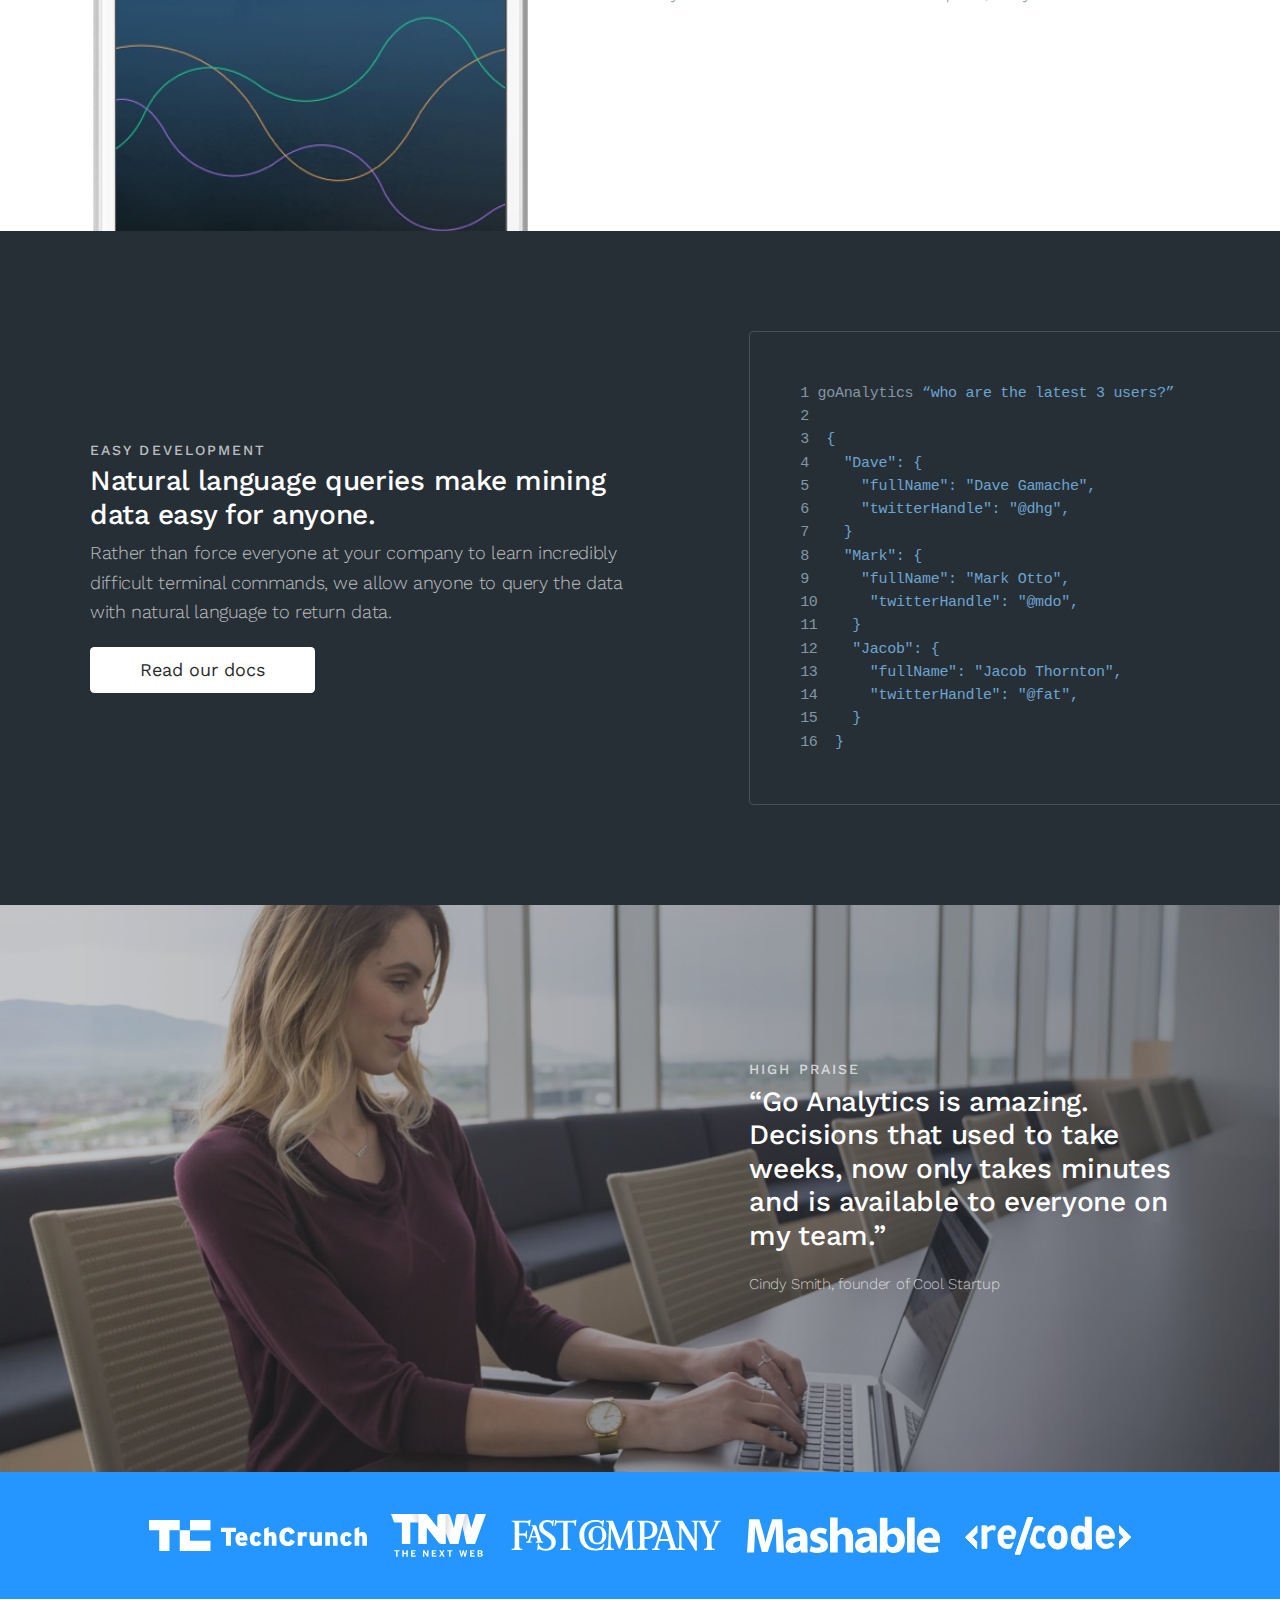
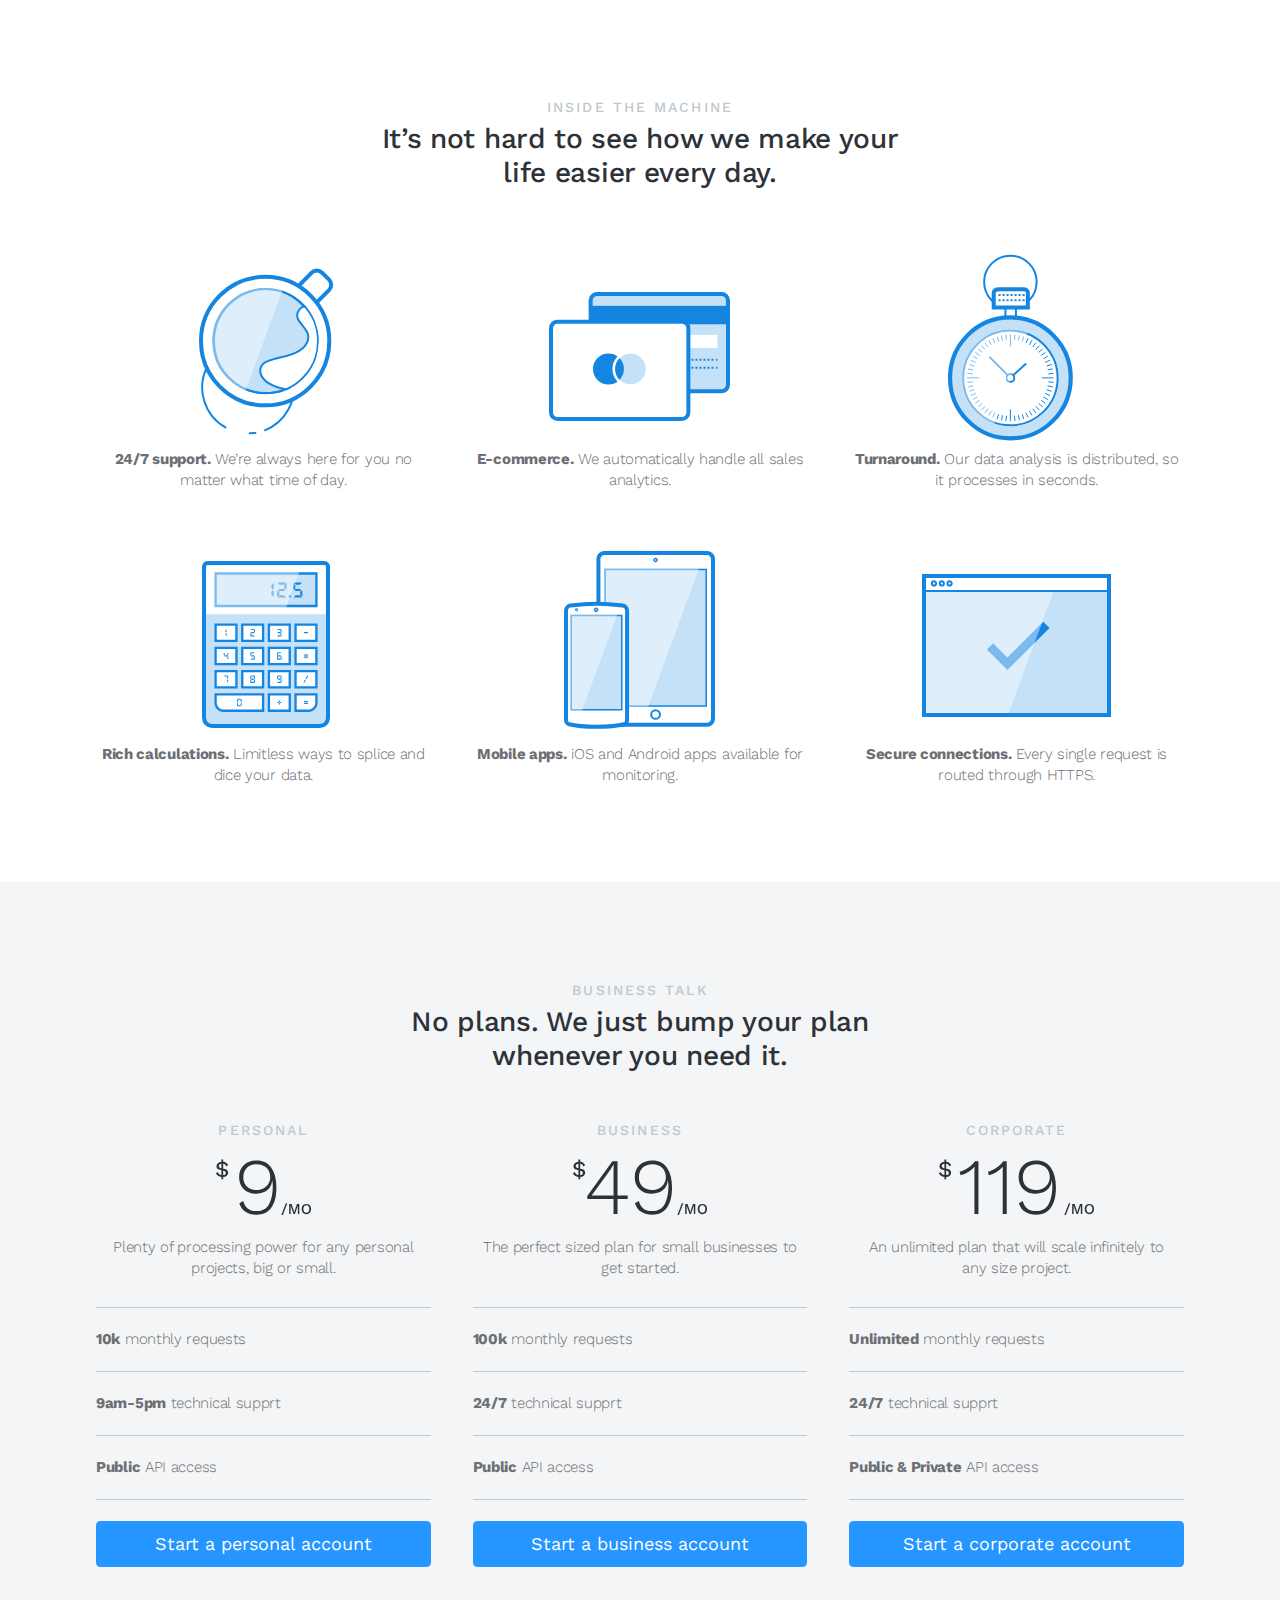
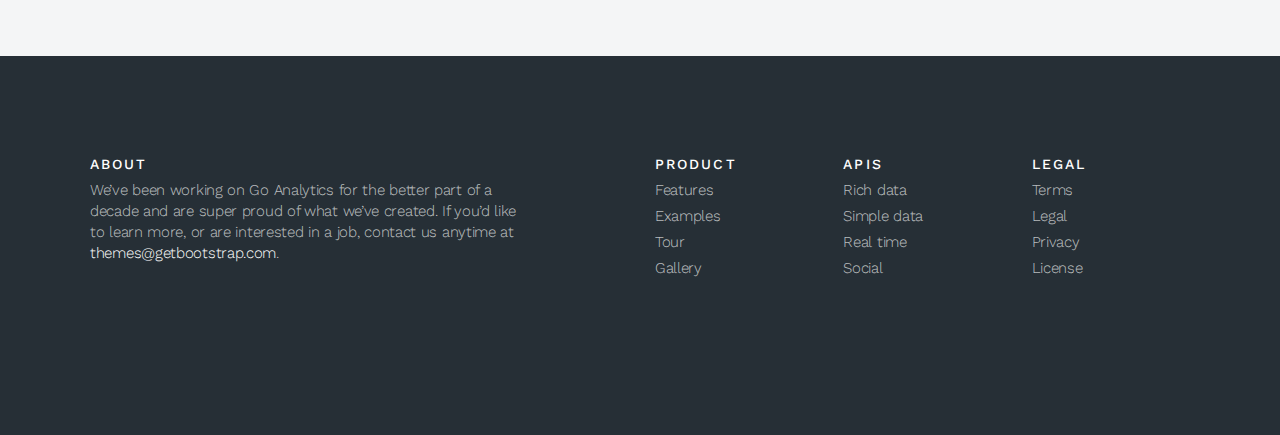
<file: index-Copy.html>
<!DOCTYPE html>
<html lang="en">
  <head>
    <meta charset="utf-8">
    <meta http-equiv="X-UA-Compatible" content="IE=edge">
    <meta name="viewport" content="width=device-width, initial-scale=1">
    <meta name="description" content="">
    <meta name="keywords" content="">
    <meta name="author" content="">

    <title>
      
        StartUp &middot; 
      
    </title>

    
      <link href='https://fonts.googleapis.com/css?family=Lora:400,400italic|Work+Sans:300,400,500,600' rel='stylesheet' type='text/css'>
      <link href="assets/css/toolkit-startup.css" rel="stylesheet">
      <link href="assets/css/application-startup.css" rel="stylesheet">
    

    

    <style>
      /* note: this is a hack for ios iframe for bootstrap themes shopify page */
      /* this chunk of css is not part of the toolkit :) */
      /* …curses ios, etc… */
      @media (max-width: 768px) and (-webkit-min-device-pixel-ratio: 2) {
        body {
          width: 1px;
          min-width: 100%;
          *width: 100%;
        }
        #stage {
          height: 1px;
          overflow: auto;
          min-height: 100vh;
          -webkit-overflow-scrolling: touch;
        }
      }
    </style>
  </head>


<body>
  



<div class="stage-shelf stage-shelf-right hidden" id="sidebar">
  <ul class="nav nav-bordered nav-stacked flex-column">
    <li class="nav-header">Examples</li>
    <li class="nav-item">
      <a class="nav-link active" href="index.html">Startup</a>
    </li>
    <li class="nav-item">
      <a class="nav-link" href="minimal/index.html">Minimal</a>
    </li>
    <li class="nav-item">
      <a class="nav-link" href="bold/index.html">Bold</a>
    </li>
    <li class="nav-divider"></li>
    <li class="nav-header">Docs</li>
    <li class="nav-item">
      <a class="nav-link" href="docs/index.html">Toolkit</a>
    </li>
    <li class="nav-item">
      <a class="nav-link" href="http://getbootstrap.com">Bootstrap</a>
    </li>
  </ul>
</div>

<div class="stage" id="stage">

<div class="block block-inverse block-fill-height app-header"
     style="background-image: url(assets/img/startup-1.jpg);">

  <div class="container py-4 fixed-top app-navbar">
  <nav class="navbar navbar-transparent navbar-padded navbar-toggleable-sm">
    <button
      class="navbar-toggler navbar-toggler-right hidden-md-up"
      type="button"
      data-target="#stage"
      data-toggle="stage"
      data-distance="-250">
      <span class="navbar-toggler-icon"></span>
    </button>

    <a class="navbar-brand mr-auto" href="">
      <strong style="background: #fff; padding: 12px; border-radius: 4px; color: #28669F;">go</strong>
    </a>

    <div class="hidden-sm-down text-uppercase">
      <ul class="navbar-nav">
        <li class="nav-item px-1 ">
          <a class="nav-link" href="#">StartUp</a>
        </li>
        <li class="nav-item px-1 ">
          <a class="nav-link" href="minimal/index.html">Minimal</a>
        </li>
        <li class="nav-item px-1 ">
          <a class="nav-link" href="bold/index.html">Bold</a>
        </li>
        <li class="nav-item px-1 ">
          <a class="nav-link" href="docs/index.html">Docs</a>
        </li>
      </ul>
    </div>
  </nav>
</div>


  <img class="app-graph"  src="assets/img/startup-0.svg">

  <div class="block-xs-middle pb-5">
    <div class="container">
      <div class="row">
        <div class="col-sm-10 col-lg-6">
          <h1 class="block-titleData frequency">Analytics on demand.</h1>
          <p class="lead mb-4 text-muted">Stop installing bloated scripts that all track the exact same things. Install one that does everything.</p>
          <button class="btn btn-primary btn-lg">Try it now</button>
        </div>
      </div>
    </div>
  </div>
</div>

<div class="block block-secondary app-iphone-block">
  <div class="container">
    <div class="row app-align-center">

      <div class="col-sm-5 hidden-sm-down">
        <img class="app-iphone" src="assets/img/startup-2.jpg" style="width: 100%;">
      </div>

      <div class="col-md-6 offset-md-1 col-sm-12 offset-sm-0">
        <h6 class="text-muted text-uppercase">Rich Information</h6>
        <h3>Make informed decisions with historical &amp; real time data.</h3>
        <p class="lead mb-4">We combine immediate real time events with rich historical data to help answer the toughest questions about retention, growth, and engagement.</p>
        <div class="row hidden-md-down">
          <div class="col-sm-6 mb-3">
            <h5>Data frequency</h5>
            <p>We poll for data on a millisecond basis. You can react to new information in seconds rather than days. <a href="#" class="text-primary">Learn more.</a></p>
          </div>
          <div class="col-sm-6">
            <h5>Reliability &amp; uptime</h5>
            <p>We process our data across a massively distributed network of reliable servers to ensure 99.99% uptime, always. <a href="#" class="text-primary">Learn more</a>.</p>
          </div>
        </div>
      </div>
    </div>

  </div>
</div>

<div class="block block-inverse block-secondary app-code-block">
  <div class="container">
    <div class="row app-align-center">
      <div class="col-md-5 push-md-7">
        <pre class="app-code">
<span>1</span> <span>goAnalytics</span> “who are the latest 3 users?”
<span>2</span>
<span>3</span>  {
<span>4</span>    "Dave": {
<span>5</span>      "fullName": "Dave Gamache",
<span>6</span>      "twitterHandle": "@dhg",
<span>7</span>    }
<span>8</span>    "Mark": {
<span>9</span>      "fullName": "Mark Otto",
<span>10</span>      "twitterHandle": "@mdo",
<span>11</span>    }
<span>12</span>    "Jacob": {
<span>13</span>      "fullName": "Jacob Thornton",
<span>14</span>      "twitterHandle": "@fat",
<span>15</span>    }
<span>16</span>  }</pre>
      </div>

      <div class="col-md-6 pull-md-5">
        <h6 class="text-muted text-uppercase">Easy development</h6>
        <h3>Natural language queries make mining data easy for anyone.</h3>
        <p class="lead mb-4 text-muted">Rather than force everyone at your company to learn incredibly difficult terminal commands, we allow anyone to query the data with natural language to return data.</p>
        <button class="btn btn-secondary btn-lg btn-borderless">
          Read our docs
        </button>
      </div>
    </div>
  </div>
</div>

<div class="block block-inverse app-high-praise"
     style="background-image: url(assets/img/startup-3.jpg);">
    <div class="container">
      <div class="row app-align-center py-3">
        <div class="col-sm-5 push-sm-7 py-5">
          <h6 class="text-muted text-uppercase mb-2">High Praise</h6>
          <h3 class="mb-4">“Go Analytics is amazing. Decisions that used to take weeks, now only takes minutes and is available to everyone on my team.”</h3>
          <p class="mb-4 text-muted">Cindy Smith, founder of Cool Startup</p>
        </div>
      </div>
  </div>
</div>

<div class="block app-ribbon py-5">
  <div class="container text-xs-center">
    <img src="assets/img/startup-4.svg">
    <img src="assets/img/startup-5.svg">
    <img src="assets/img/startup-6.svg">
    <img src="assets/img/startup-7.svg">
    <img src="assets/img/startup-8.svg">
  </div>
</div>

<div class="block block-secondary app-block-marketing-grid">
  <div class="container text-xs-center">

    <div class="row mb-5">
      <div class="col-xs-10 offset-xs-1 col-sm-8 offset-sm-2 col-lg-6 offset-lg-3">
        <h6 class="text-muted text-uppercase mb-2">Inside the machine</h6>
        <h3  class="mb-4">It’s not hard to see how we make your life easier every day.</h3>
      </div>
    </div>

    <div class="row app-marketing-grid">
      <div class="col-md-4 px-4 mb-5">
        <img class="mb-1" src="assets/img/startup-9.svg">
        <p><strong>24/7 support.</strong> We’re always here for you no matter what time of day.</p>
      </div>
      <div class="col-md-4 px-4 mb-5">
        <img class="mb-1" src="assets/img/startup-10.svg">
        <p><strong>E-commerce.</strong> We automatically handle all sales analytics.</p>
      </div>
      <div class="col-md-4 px-4 mb-5">
        <img class="mb-1" src="assets/img/startup-11.svg">
        <p><strong>Turnaround.</strong> Our data analysis is distributed, so it processes in seconds.</p>
      </div>
    </div>

    <div class="row app-marketing-grid">
      <div class="col-md-4 px-4 mb-5">
        <img class="mb-1" src="assets/img/startup-12.svg">
        <p><strong>Rich calculations.</strong> Limitless ways to splice and dice your data.</p>
      </div>
      <div class="col-md-4 px-4 mb-5">
        <img class="mb-1" src="assets/img/startup-13.svg">
        <p><strong>Mobile apps.</strong> iOS and Android apps available for monitoring.</p>
      </div>
      <div class="col-md-4 px-4 mb-5">
        <img class="mb-1" src="assets/img/startup-14.svg">
        <p><strong>Secure connections.</strong> Every single request is routed through HTTPS.</p>
      </div>
    </div>
  </div>
</div>

<div class="block app-price-plans">
  <div class="container text-center">

    <div class="row mb-5">
      <div class="col-md-8 offset-md-2 col-lg-6 offset-lg-3">
        <h6 class="text-muted text-uppercase mb-2">Business Talk</h6>
        <h3>No plans. We just bump your plan whenever you need it.</h3>
      </div>
    </div>

    <div class="row">
      <div class="col-md-4 px-4 pb-2 mb-5">
        <div class="px-2 mb-2">
          <h6 class="text-muted text-uppercase mb-4">Personal</h6>
          <img class="mb-4" src="assets/img/startup-15.svg">
          <p class="pb-2">Plenty of processing power for any personal projects, big or small.</p>
        </div>

        <ul class="list-unstyled list-bordered text-xs-left my-4">
          <li class="py-4"><strong>10k</strong> monthly requests</li>
          <li class="py-4"><strong>9am-5pm</strong> technical supprt</li>
          <li class="py-4"><strong>Public</strong> API access</li>
        </ul>

        <button class="btn btn-lg btn-primary btn-block">
          Start <span class="hidden-lg-down">a personal account</span>
        </button>
      </div>

      <div class="col-md-4 px-4 pb-2 mb-5">
        <div class="px-2">
          <h6 class="text-muted text-uppercase mb-4">Business</h6>
          <img class="mb-4" src="assets/img/startup-16.svg">
          <p class="pb-2">The perfect sized plan for small businesses to get started.</p>
        </div>

        <ul class="list-unstyled list-bordered text-xs-left my-4">
          <li class="py-4"><strong>100k</strong> monthly requests</li>
          <li class="py-4"><strong>24/7</strong> technical supprt</li>
          <li class="py-4"><strong>Public</strong> API access</li>
        </ul>

        <button class="btn btn-lg btn-primary btn-block">
          Start <span class="hidden-lg-down">a business account</span>
        </button>
      </div>

      <div class="col-md-4 px-4 pb-1 mb-5">
        <div class="px-2">
          <h6 class="text-muted text-uppercase mb-4">Corporate</h6>
          <img class="mb-4" src="assets/img/startup-17.svg">
          <p class="pb-2">An unlimited plan that will scale infinitely to any size project.</p>
        </div>

        <ul class="list-unstyled list-bordered text-xs-left my-4">
          <li class="py-4"><strong>Unlimited</strong> monthly requests</li>
          <li class="py-4"><strong>24/7</strong> technical supprt</li>
          <li class="py-4"><strong>Public &amp; Private</strong> API access</li>
        </ul>

        <button class="btn btn-lg btn-primary btn-block">
          Start <span class="hidden-lg-down">a corporate account</span>
        </button>
      </div>
    </div>

  </div>
</div>

<div class="block block-inverse app-footer">
 <div class="container">
    <div class="row">
      <div class="col-md-5 mb-5">
        <ul class="list-unstyled list-spaced">
          <li class="mb-2"><h6 class="text-uppercase">About</h6></li>
          <li class="text-muted">
             We’ve been working on Go Analytics for the better part of a decade and are super proud of what we’ve created. If you’d like to learn more, or are interested in a job, contact us anytime at <a href="mailto: themes@getbootstrap.com">themes@getbootstrap.com</a>.
          </li>
        </ul>
      </div>
      <div class="col-md-2 offset-md-1 mb-5">
        <ul class="list-unstyled list-spaced">
          <li class="mb-2"><h6 class="text-uppercase">Product</h6></li>
          <li class="text-muted">Features</li>
          <li class="text-muted">Examples</li>
          <li class="text-muted">Tour</li>
          <li class="text-muted">Gallery</li>
        </ul>
      </div>
      <div class="col-md-2 mb-5">
        <ul class="list-unstyled list-spaced">
          <li class="mb-2"><h6 class="text-uppercase">Apis</h6></li>
          <li class="text-muted">Rich data</li>
          <li class="text-muted">Simple data</li>
          <li class="text-muted">Real time</li>
          <li class="text-muted">Social</li>
        </ul>
      </div>
      <div class="col-md-2 mb-5">
        <ul class="list-unstyled list-spaced">
          <li class="mb-2"><h6 class="text-uppercase">Legal</h6></li>
          <li class="text-muted">Terms</li>
          <li class="text-muted">Legal</li>
          <li class="text-muted">Privacy</li>
          <li class="text-muted">License</li>
        </ul>
      </div>
    </div>
  </div>
</div>

</div>


    <script src="assets/js/jquery.min.js"></script>
    <script src="assets/js/tether.min.js"></script>
    <script src="assets/js/toolkit.js"></script>
    <script src="assets/js/application.js"></script>
  </body>
</html>
</file>
<file: assets/css/application-startup.css>
/* navbar */
.app-navbar {
  font-weight: 500;
  letter-spacing: .05em;
  position: absolute;
}


/* header block */
.app-graph {
  width: 150%;
  position: absolute;
  right: 0;
  bottom: -40px;
}
@media (min-width: 768px) {
  .app-graph {
    width: 100%;
    bottom: 0;
  }
}


/* iphone block */
.app-iphone-block {
  padding-bottom: 60px;
}
@media (min-width: 768px) {
  .app-iphone-block {
    padding-bottom: 0;
  }
}


/* code block */
.app-code-block {
  background-color: #262F36;
  overflow: hidden;
}
.app-code {
  color: #6EA4CF;
  border: #495158 1px solid;
  background: transparent;
  font-size: 12px;
  padding: 20px;
  line-height: 1.55;
  margin-bottom: 30px;
  border-radius: .3rem;
}
.app-code span {
  color: #8496A5;
}
@media (min-width: 768px) {
  .app-code {
    width: 600px;
    margin-bottom: 0;
  }
}
@media (min-width: 992px) {
  .app-code {
    padding: 50px;
    font-size: 15px;
  }
}


/* pull quote block */
.app-high-praise img {
  width: 100%;
}


/* brand ribbon block */
.app-ribbon {
  background: #2595FF;
}
.app-ribbon .container {
  padding-left: 0;
  padding-right: 0;
  margin-bottom: -30px;
}
.app-ribbon img {
  margin: 0 10px 30px;
}


/* marketing grid block */
.app-block-marketing-grid .container {
  margin-bottom: -60px;
}
.app-marketing-grid .m-b {
  margin-bottom: 10px !important;
}
@media (max-width: 768px) {
  .app-marketing-grid .m-b-lg {
    margin-bottom: 40px !important;
  }
}


/* price plan block */
.app-price-plans {
  background-color: #F4F5F6;
}
.app-price-plans .container {
  margin-bottom: -60px;
}


/* footer block */
.app-footer {
  background-color: #262F36;
}
.app-footer a {
  color: #fff;
}


/* general block overrrides */
@media (max-width: 768px) {
  .block .lead {
    line-height: 1.3;
  }
  .block h3 {
    line-height: 1.15;
  }
}


/* general inverse overrides */
.block-inverse .text-muted {
  color: rgba(255, 255, 255, .7) !important;
}
.block-inverse .block-bg-img {
  background-color: transparent;
}


/* general btn overrides */
.btn-lg {
  font-size: 18px;
}
.block-secondary .btn-lg {
  width: 100%;
}
.btn-lg:not(.btn-block) {
  padding: 12px 50px;
}
@media (min-width: 768px) {
  .btn-lg:not(.btn-block) {
    width: auto;
  }
}


/* ie10+ */
@media (min-width: 768px) {
  .app-align-center {
    display: flex;
    align-items: center;
  }
}
</file>
<file: assets/css/application-bold.css>
/*
 * Bold Application level overrides
 * (things that dont make sense in a toolkit :)
 * copyright @colossal 2015
 */

/* main app navbar */
.app-navbar {
  position: absolute;
  z-index: 2;
  width: 100%;
}
.app-navbar .icon {
  margin-right: 5px;
}

/* wayne */
.app-block-wayne {
  background-color: #000;
}
.app-block-wayne .row {
  margin-bottom: 75px;
}

/* music grid */
.app-block-grid {
  margin-top: -25px;
}
.app-block-grid .container {
  position: relative;
  top: -75px;
  z-index: 2;
}
.app-block-grid img {
  width: 100%;
}


/* chainz block */
.app-block-chainz {
  z-index: 5;
}
.app-block-chainz .block-bg {
  border-bottom: 10px solid #eee04a;
}


/* kanye block */
.app-block-kanye {
  z-index: 4;
}
.app-block-kanye .block-bg {
  border-bottom: 10px solid #ff3167;
}


/* mosdef block */
.block-app-mosdef {
  z-index: 3;
  margin-bottom: -25px;
}
.block-app-mosdef .block-bg {
  border-bottom: 10px solid #eee04a;
}


/* nicki */
.app-block-nicki {
  background-color: #e7e9d4;
}
.app-block-nicki h4 {
  font-weight: 400;
}
</file>
<file: assets/css/application-minimal.css>
/*
 * Minimal Application level overrides
 * (things that dont make sense in a toolkit :)
 * copyright @colossal 2015
 */

.block {
 overflow: hidden;
}


/* navbar */
.app-navbar {
  font-size: 13px;
  letter-spacing: .15em;
}
.app-navbar .navbar-brand {
  font-size: 13px;
}

.app-navbar .nav-item + .nav-item {
  margin-left: 15px;
}

.app-navbar .collapsing .nav-item + .nav-item,
.app-navbar .collapse.show .nav-item + .nav-item {
  margin-left: 0;
}

/* intro block */
.app-block-intro {
  padding-top: 20px;
}
.app-block-intro img {
  width: 80%;
  margin-bottom: -45%;
}

/* block img */
.app-block-game img,
.app-block-stats img {
  width: 100%;
}
@media (max-width: 480px) {
  .app-block-game-img {
    transform: scale(1.5) !important;
  }
}

/* stats hr */
.app-block-stats hr {
  width: calc(80% + 60px);
}

/* design block */
.app-block-design > .container > .row {
  z-index: 2;
}
.app-pos-r {
  position: relative;
}

.app-block-design-img {
  margin-top: -60px;
  margin-left: -450px;
  float: left;
  width: 100%;
}

@media (min-width: 768px) {
  .app-block-design-img {
    margin-top: -220px;
    margin-left: 0;
  }
}

/* footer block */
.app-block-footer {
  background-color: rgb(27, 28, 29);
  color: #444;
  color: rgba(116, 119, 123, .5);
}


/* transforms */
.app-translate-15 {
  -webkit-transform: translateY(15px);
      -ms-transform: translateY(15px);
          transform: translateY(15px);
}
.app-translate-50 {
  -webkit-transform: translateY(50px);
      -ms-transform: translateY(50px);
          transform: translateY(50px);
}
.app-translate-5 {
  -webkit-transform: translateY(5%);
      -ms-transform: translateY(5%);
          transform: translateY(5%);
}
.app-translate-10 {
  -webkit-transform: translateY(10%);
      -ms-transform: translateY(10%);
          transform: translateY(10%);
}


/* brand */
</file>
